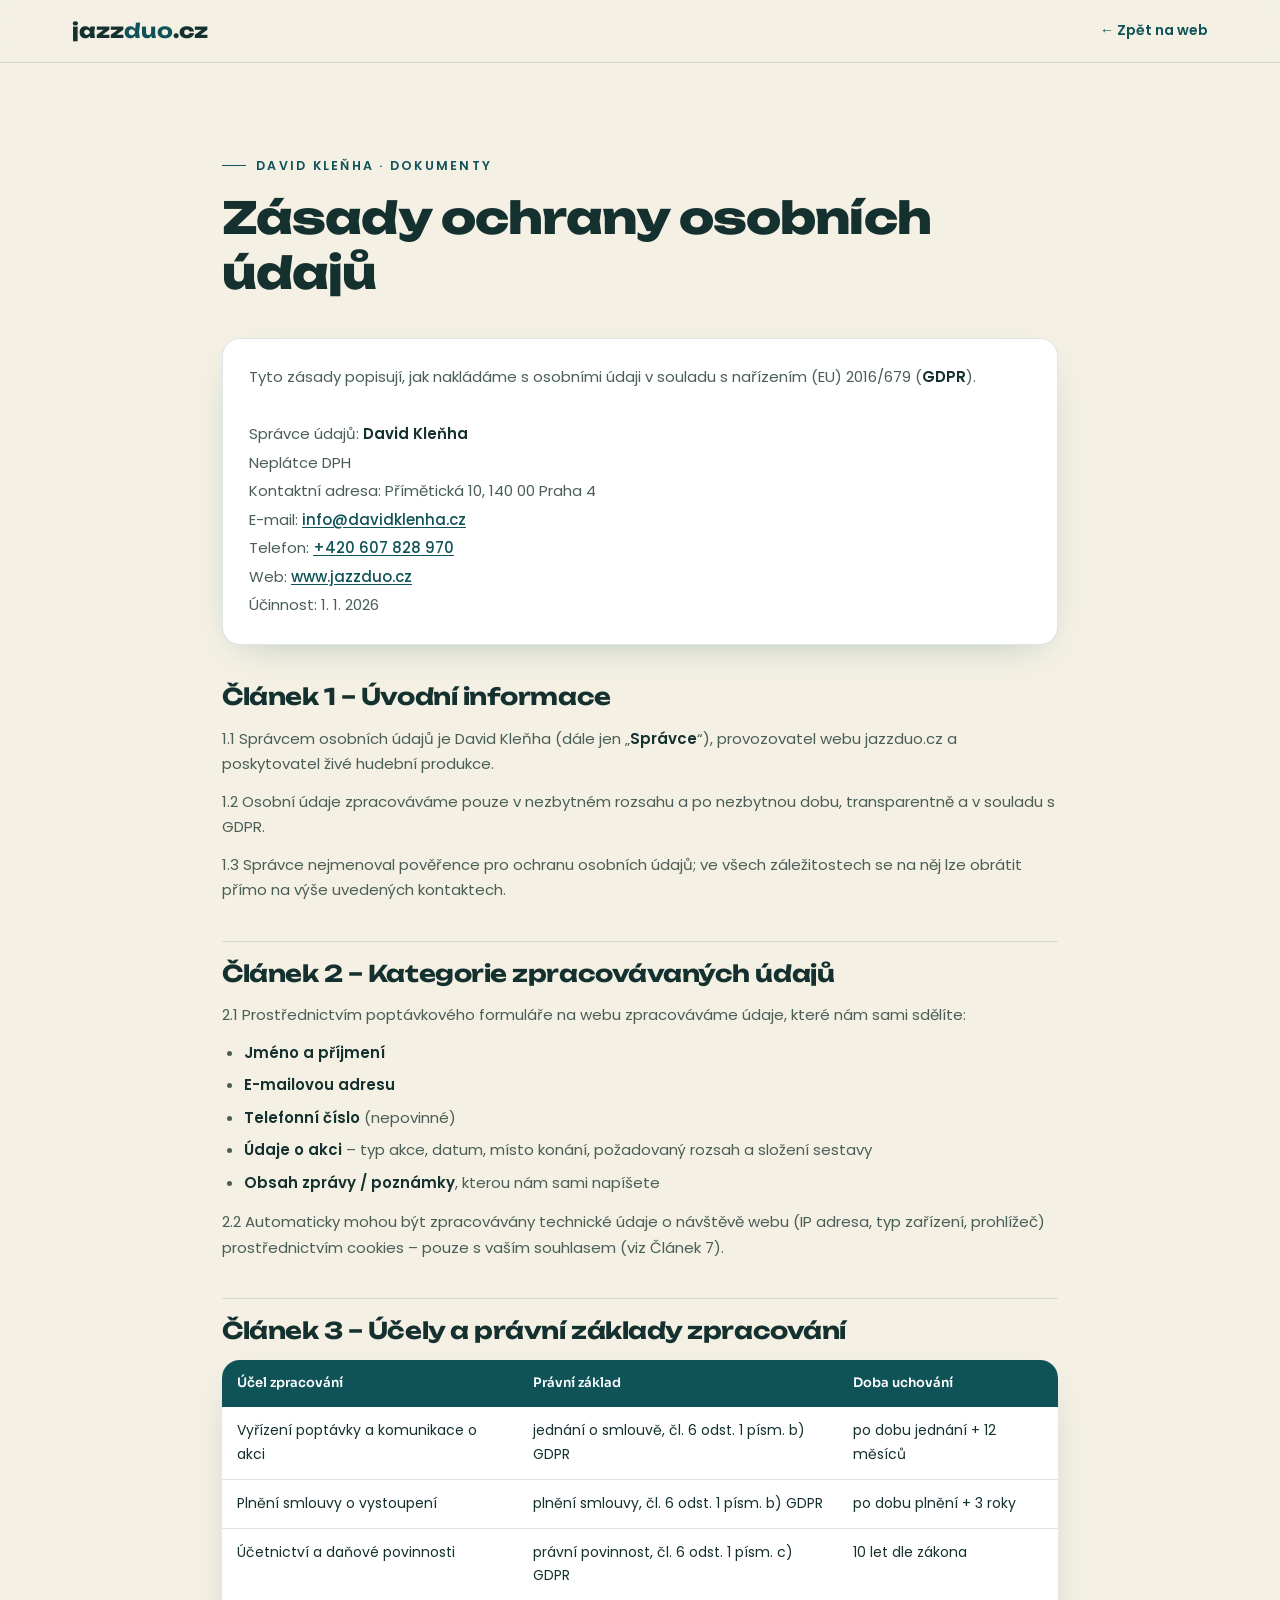
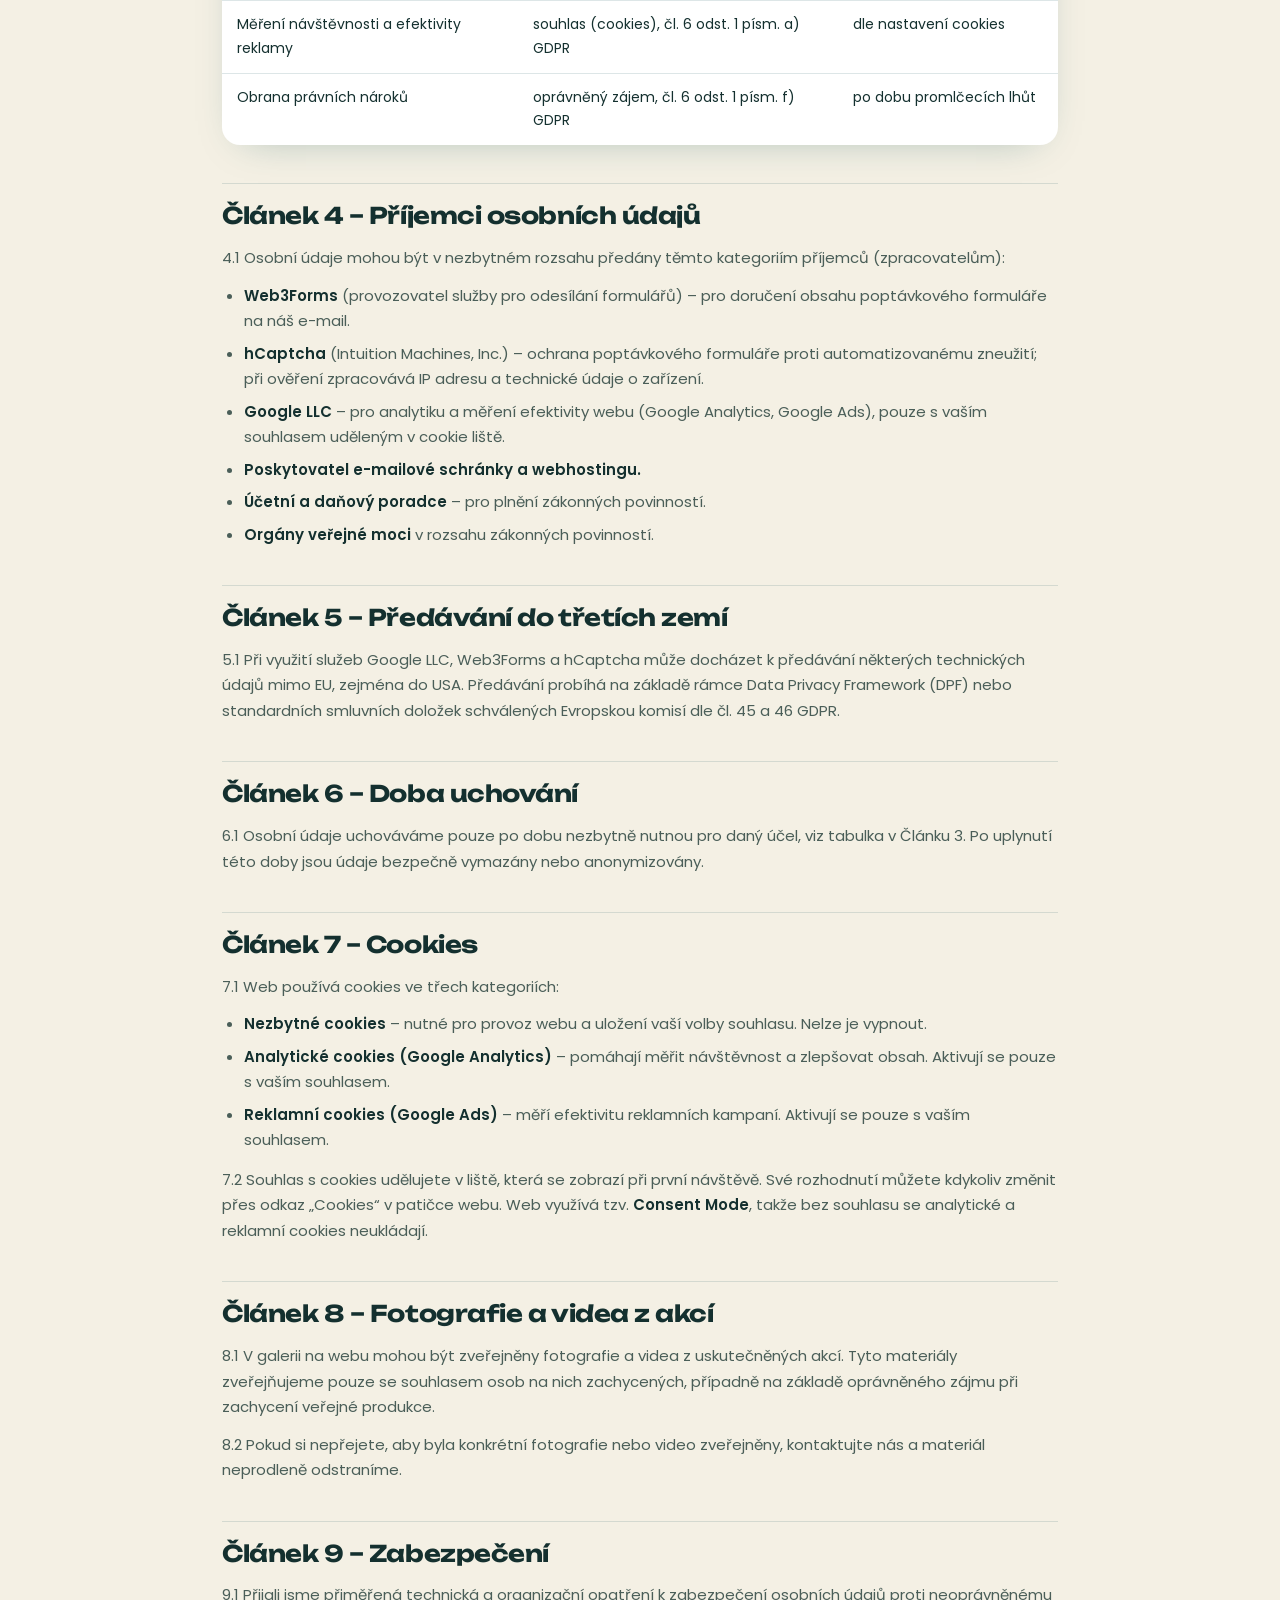
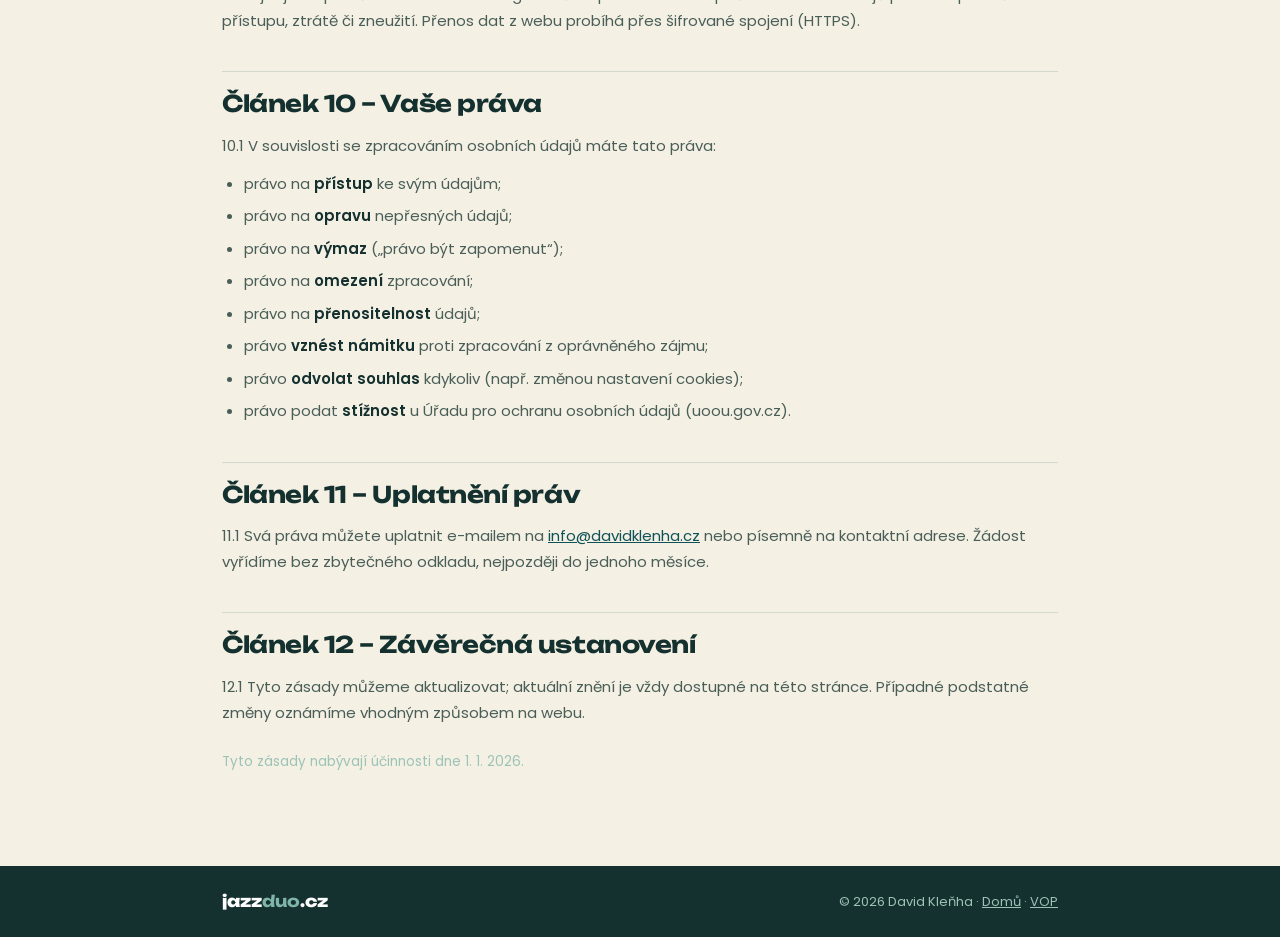
<file: gdpr.html>
<!DOCTYPE html>
<html lang="cs">
<head>
<meta charset="UTF-8">
<meta name="viewport" content="width=device-width, initial-scale=1.0">
<meta name="robots" content="noindex, follow">
<title>Zásady ochrany osobních údajů | jazzduo.cz</title>
<link rel="icon" href="/favicon/favicon.ico" sizes="any">
<link rel="icon" type="image/svg+xml" href="/favicon/favicon.svg">
<link rel="apple-touch-icon" sizes="180x180" href="/favicon/apple-touch-icon.png">
<meta name="description" content="Zásady ochrany osobních údajů (GDPR) webu jazzduo.cz – jaké údaje zpracováváme, proč, jak dlouho a jaká máte práva. David Kleňha.">
<link rel="canonical" href="https://jazzduo.cz/gdpr.html">
<link rel="alternate" hreflang="cs" href="https://jazzduo.cz/gdpr.html">
<link rel="alternate" hreflang="en" href="https://jazzduo.cz/en/gdpr.html">
<link rel="alternate" hreflang="de" href="https://jazzduo.cz/de/gdpr.html">
<link rel="alternate" hreflang="x-default" href="https://jazzduo.cz/gdpr.html">
<meta property="og:type" content="website">
<meta property="og:locale" content="cs_CZ">
<meta property="og:title" content="Zásady ochrany osobních údajů – jazzduo.cz">
<meta property="og:url" content="https://jazzduo.cz/gdpr.html">
<link id="gfonts" rel="preload" as="style" href="/fonts/fonts.css">
<noscript><link rel="stylesheet" href="/fonts/fonts.css"></noscript>
<script>(function(){
  var d=document.documentElement,l=document.getElementById('gfonts'),done=false;
  function ok(){if(done)return;done=true;d.classList.remove('fonts-loading');d.classList.add('fonts-loaded');}
  function afterCss(){
    if(!document.fonts||!document.fonts.load){ok();return;}
    Promise.all([document.fonts.load('800 1em Unbounded'),
                 document.fonts.load('700 1em Sora'),
                 document.fonts.load('400 1em Poppins')]).then(ok)['catch'](ok);
  }
  if(l){l.addEventListener('load',function(){this.rel='stylesheet';afterCss();});
        l.addEventListener('error',ok);}
  else {afterCss();}
  setTimeout(ok,1500);
})();</script>
<style>

*,*::before,*::after{margin:0;padding:0;box-sizing:border-box}
:root{
  --emerald:#0f5257;--emerald-2:#157a7f;--petrol:#14302f;
  --cream:#f4f0e4;--cream-2:#ece6d6;--mint:#7fb5a8;--mint-soft:#9dc2b6;
  --ink:#14302f;--ink-soft:#4a5e58;--white:#fff;--line:rgba(15,82,87,.14);
  --shadow:0 12px 40px -22px rgba(15,82,87,.4);--radius:18px;
  --font-hero:'Unbounded',sans-serif;--font-head:'Sora',sans-serif;--font-body:'Poppins',sans-serif;
}
html{scroll-behavior:smooth}
body{font-family:var(--font-body);background:var(--cream);color:var(--ink);line-height:1.7;-webkit-font-smoothing:antialiased;overflow-x:hidden}
h1,h2,h3{font-family:var(--font-head);font-weight:700;letter-spacing:-.02em;line-height:1.25}
a{color:inherit;text-decoration:none}
.container{max-width:880px;margin:0 auto;padding:0 22px}
.site-header{position:sticky;top:0;z-index:100;background:rgba(244,240,228,.92);backdrop-filter:blur(12px);border-bottom:1px solid var(--line)}
.nav{display:flex;align-items:center;justify-content:space-between;padding:14px 22px;max-width:1180px;margin:0 auto}
.brand{font-family:var(--font-hero);font-weight:800;font-size:20px;color:var(--petrol)}
.brand b{color:var(--emerald)}
.nav-back{font-size:14px;font-weight:600;color:var(--emerald)}
.nav-back:hover{color:var(--petrol)}
.article-hero{padding:clamp(46px,7vw,84px) 0 clamp(26px,3vw,40px)}
.article-eyebrow{font-family:var(--font-body);font-weight:600;font-size:12.5px;letter-spacing:.18em;text-transform:uppercase;color:var(--emerald);display:inline-flex;align-items:center;gap:10px;margin-bottom:14px}
.article-eyebrow::before{content:"";width:24px;height:1.5px;background:var(--emerald)}
.article-title{font-family:var(--font-hero);font-weight:800;font-size:clamp(28px,4.4vw,44px);color:var(--petrol)}
@media (max-width:600px){.article-title{overflow-wrap:break-word;-webkit-hyphens:auto;hyphens:auto}}
.legal-body{padding-bottom:80px}
.legal-intro{background:var(--white);border:1px solid var(--line);border-radius:var(--radius);padding:24px 26px;font-size:15px;line-height:1.9;margin-bottom:40px;box-shadow:var(--shadow)}
.legal-intro strong{color:var(--petrol)}
.legal-intro a{color:var(--emerald);font-weight:500;text-decoration:underline;text-underline-offset:2px}
.legal-body h2{font-family:var(--font-hero);font-weight:700;font-size:clamp(18px,2.4vw,23px);color:var(--petrol);margin:38px 0 14px;padding-top:18px;border-top:1px solid var(--line)}
.legal-body h2:first-of-type{border-top:none;padding-top:0}
.legal-body p{font-size:15px;color:var(--ink-soft);margin-bottom:12px}
.legal-body strong{color:var(--petrol);font-weight:600}
.legal-body ul{margin:0 0 14px 22px}
.legal-body li{font-size:15px;color:var(--ink-soft);margin-bottom:7px}
.gdpr-table{width:100%;border-collapse:collapse;margin:14px 0 18px;font-size:14px;background:var(--white);border-radius:var(--radius);overflow:hidden;box-shadow:var(--shadow)}
.gdpr-table th,.gdpr-table td{padding:12px 15px;text-align:left;border-bottom:1px solid var(--line);vertical-align:top}
.gdpr-table th{background:var(--emerald);color:#fff;font-family:var(--font-head);font-weight:600;font-size:13px}
.gdpr-table tr:last-child td{border-bottom:none}
/* mobil: tabulka GDPR nesmí přetékat do strany */
@media (max-width:600px){.gdpr-table{font-size:13px}.gdpr-table th,.gdpr-table td{padding:10px 8px;overflow-wrap:anywhere;-webkit-hyphens:auto;hyphens:auto}.gdpr-table th{font-size:12.5px}}
.footer{background:var(--petrol);color:var(--mint-soft);padding:22px 0}
.footer .container{display:flex;align-items:center;justify-content:space-between;gap:14px;flex-wrap:wrap;font-size:13px}
.footer .fb{font-family:var(--font-hero);font-weight:800;font-size:16px;color:#fff}
.footer .fb b{color:var(--mint)}
.footer a{color:var(--mint-soft);text-decoration:underline}.footer a:hover{color:var(--mint)}
</style>
<style id="mo-vt">@view-transition{navigation:auto}::view-transition-group(*){animation-duration:.42s;animation-timing-function:cubic-bezier(.2,.8,.2,1)}.topbar .brand,.site-header .brand{view-transition-name:mo-brand}.hero-slogans,.article-title{view-transition-name:mo-title}@media (prefers-reduced-motion:reduce){::view-transition-group(*),::view-transition-old(*),::view-transition-new(*){animation:none!important}}</style>
</head>
<body>
<header class="site-header">
  <div class="nav">
    <a href="index.html" class="brand">jazz<b>duo</b>.cz</a>
    <a href="index.html" class="nav-back">← Zpět na web</a>
  </div>
</header>

<header class="article-hero">
  <div class="container">
    <span class="article-eyebrow">David Kleňha · Dokumenty</span>
    <h1 class="article-title">Zásady ochrany osobních údajů</h1>
  </div>
</header>

<main id="obsah">
<div class="container">
  <div class="legal-body">
    <p class="legal-intro">
      Tyto zásady popisují, jak nakládáme s osobními údaji v souladu s nařízením (EU) 2016/679 (<strong>GDPR</strong>).<br><br>
      Správce údajů: <strong>David Kleňha</strong><br>
      Neplátce DPH<br>
      Kontaktní adresa: Přímětická 10, 140 00 Praha 4<br>
      E-mail: <a href="mailto:info@davidklenha.cz">info@davidklenha.cz</a><br>
      Telefon: <a href="tel:+420607828970">+420 607 828 970</a><br>
      Web: <a href="https://jazzduo.cz">www.jazzduo.cz</a><br>
      Účinnost: 1. 1. 2026
    </p>

    <h2>Článek 1 – Úvodní informace</h2>
    <p>1.1 Správcem osobních údajů je David Kleňha (dále jen „<strong>Správce</strong>“), provozovatel webu jazzduo.cz a poskytovatel živé hudební produkce.</p>
    <p>1.2 Osobní údaje zpracováváme pouze v nezbytném rozsahu a po nezbytnou dobu, transparentně a v souladu s GDPR.</p>
    <p>1.3 Správce nejmenoval pověřence pro ochranu osobních údajů; ve všech záležitostech se na něj lze obrátit přímo na výše uvedených kontaktech.</p>

    <h2>Článek 2 – Kategorie zpracovávaných údajů</h2>
    <p>2.1 Prostřednictvím poptávkového formuláře na webu zpracováváme údaje, které nám sami sdělíte:</p>
    <ul>
      <li><strong>Jméno a příjmení</strong></li>
      <li><strong>E-mailovou adresu</strong></li>
      <li><strong>Telefonní číslo</strong> (nepovinné)</li>
      <li><strong>Údaje o akci</strong> – typ akce, datum, místo konání, požadovaný rozsah a složení sestavy</li>
      <li><strong>Obsah zprávy / poznámky</strong>, kterou nám sami napíšete</li>
    </ul>
    <p>2.2 Automaticky mohou být zpracovávány technické údaje o návštěvě webu (IP adresa, typ zařízení, prohlížeč) prostřednictvím cookies – pouze s vaším souhlasem (viz Článek 7).</p>

    <h2>Článek 3 – Účely a právní základy zpracování</h2>
    <table class="gdpr-table">
      <thead><tr><th>Účel zpracování</th><th>Právní základ</th><th>Doba uchování</th></tr></thead>
      <tbody>
        <tr><td>Vyřízení poptávky a komunikace o akci</td><td>jednání o smlouvě, čl. 6 odst. 1 písm. b) GDPR</td><td>po dobu jednání + 12 měsíců</td></tr>
        <tr><td>Plnění smlouvy o vystoupení</td><td>plnění smlouvy, čl. 6 odst. 1 písm. b) GDPR</td><td>po dobu plnění + 3 roky</td></tr>
        <tr><td>Účetnictví a daňové povinnosti</td><td>právní povinnost, čl. 6 odst. 1 písm. c) GDPR</td><td>10 let dle zákona</td></tr>
        <tr><td>Měření návštěvnosti a efektivity reklamy</td><td>souhlas (cookies), čl. 6 odst. 1 písm. a) GDPR</td><td>dle nastavení cookies</td></tr>
        <tr><td>Obrana právních nároků</td><td>oprávněný zájem, čl. 6 odst. 1 písm. f) GDPR</td><td>po dobu promlčecích lhůt</td></tr>
      </tbody>
    </table>

    <h2>Článek 4 – Příjemci osobních údajů</h2>
    <p>4.1 Osobní údaje mohou být v nezbytném rozsahu předány těmto kategoriím příjemců (zpracovatelům):</p>
    <ul>
      <li><strong>Web3Forms</strong> (provozovatel služby pro odesílání formulářů) – pro doručení obsahu poptávkového formuláře na náš e-mail.</li>
<li><strong>hCaptcha</strong> (Intuition Machines, Inc.) – ochrana poptávkového formuláře proti automatizovanému zneužití; při ověření zpracovává IP adresu a technické údaje o zařízení.</li>
      <li><strong>Google LLC</strong> – pro analytiku a měření efektivity webu (Google Analytics, Google Ads), pouze s vaším souhlasem uděleným v cookie liště.</li>
      <li><strong>Poskytovatel e-mailové schránky a webhostingu.</strong></li>
      <li><strong>Účetní a daňový poradce</strong> – pro plnění zákonných povinností.</li>
      <li><strong>Orgány veřejné moci</strong> v rozsahu zákonných povinností.</li>
    </ul>

    <h2>Článek 5 – Předávání do třetích zemí</h2>
    <p>5.1 Při využití služeb Google LLC, Web3Forms a hCaptcha může docházet k předávání některých technických údajů mimo EU, zejména do USA. Předávání probíhá na základě rámce Data Privacy Framework (DPF) nebo standardních smluvních doložek schválených Evropskou komisí dle čl. 45 a 46 GDPR.</p>

    <h2>Článek 6 – Doba uchování</h2>
    <p>6.1 Osobní údaje uchováváme pouze po dobu nezbytně nutnou pro daný účel, viz tabulka v Článku 3. Po uplynutí této doby jsou údaje bezpečně vymazány nebo anonymizovány.</p>

    <h2>Článek 7 – Cookies</h2>
    <p>7.1 Web používá cookies ve třech kategoriích:</p>
    <ul>
      <li><strong>Nezbytné cookies</strong> – nutné pro provoz webu a uložení vaší volby souhlasu. Nelze je vypnout.</li>
      <li><strong>Analytické cookies (Google Analytics)</strong> – pomáhají měřit návštěvnost a zlepšovat obsah. Aktivují se pouze s vaším souhlasem.</li>
      <li><strong>Reklamní cookies (Google Ads)</strong> – měří efektivitu reklamních kampaní. Aktivují se pouze s vaším souhlasem.</li>
    </ul>
    <p>7.2 Souhlas s cookies udělujete v liště, která se zobrazí při první návštěvě. Své rozhodnutí můžete kdykoliv změnit přes odkaz „Cookies“ v patičce webu. Web využívá tzv. <strong>Consent Mode</strong>, takže bez souhlasu se analytické a reklamní cookies neukládají.</p>

    <h2>Článek 8 – Fotografie a videa z akcí</h2>
    <p>8.1 V galerii na webu mohou být zveřejněny fotografie a videa z uskutečněných akcí. Tyto materiály zveřejňujeme pouze se souhlasem osob na nich zachycených, případně na základě oprávněného zájmu při zachycení veřejné produkce.</p>
    <p>8.2 Pokud si nepřejete, aby byla konkrétní fotografie nebo video zveřejněny, kontaktujte nás a materiál neprodleně odstraníme.</p>

    <h2>Článek 9 – Zabezpečení</h2>
    <p>9.1 Přijali jsme přiměřená technická a organizační opatření k zabezpečení osobních údajů proti neoprávněnému přístupu, ztrátě či zneužití. Přenos dat z webu probíhá přes šifrované spojení (HTTPS).</p>

    <h2>Článek 10 – Vaše práva</h2>
    <p>10.1 V souvislosti se zpracováním osobních údajů máte tato práva:</p>
    <ul>
      <li>právo na <strong>přístup</strong> ke svým údajům;</li>
      <li>právo na <strong>opravu</strong> nepřesných údajů;</li>
      <li>právo na <strong>výmaz</strong> („právo být zapomenut“);</li>
      <li>právo na <strong>omezení</strong> zpracování;</li>
      <li>právo na <strong>přenositelnost</strong> údajů;</li>
      <li>právo <strong>vznést námitku</strong> proti zpracování z oprávněného zájmu;</li>
      <li>právo <strong>odvolat souhlas</strong> kdykoliv (např. změnou nastavení cookies);</li>
      <li>právo podat <strong>stížnost</strong> u Úřadu pro ochranu osobních údajů (uoou.gov.cz).</li>
    </ul>

    <h2>Článek 11 – Uplatnění práv</h2>
    <p>11.1 Svá práva můžete uplatnit e-mailem na <a href="mailto:info@davidklenha.cz" style="color:var(--emerald);text-decoration:underline">info@davidklenha.cz</a> nebo písemně na kontaktní adrese. Žádost vyřídíme bez zbytečného odkladu, nejpozději do jednoho měsíce.</p>

    <h2>Článek 12 – Závěrečná ustanovení</h2>
    <p>12.1 Tyto zásady můžeme aktualizovat; aktuální znění je vždy dostupné na této stránce. Případné podstatné změny oznámíme vhodným způsobem na webu.</p>
    <p style="margin-top:26px;font-size:13.5px;color:var(--mint-soft)">Tyto zásady nabývají účinnosti dne 1. 1. 2026.</p>
  </div>
</div>

</main>
<footer class="footer">
  <div class="container">
    <span class="fb">jazz<b>duo</b>.cz</span>
    <span>© <span id="y"></span> David Kleňha · <a href="index.html">Domů</a> · <a href="vop.html">VOP</a></span>
  </div>
</footer>
<script>document.getElementById('y').textContent=new Date().getFullYear();</script>
</body>
</html>
</file>
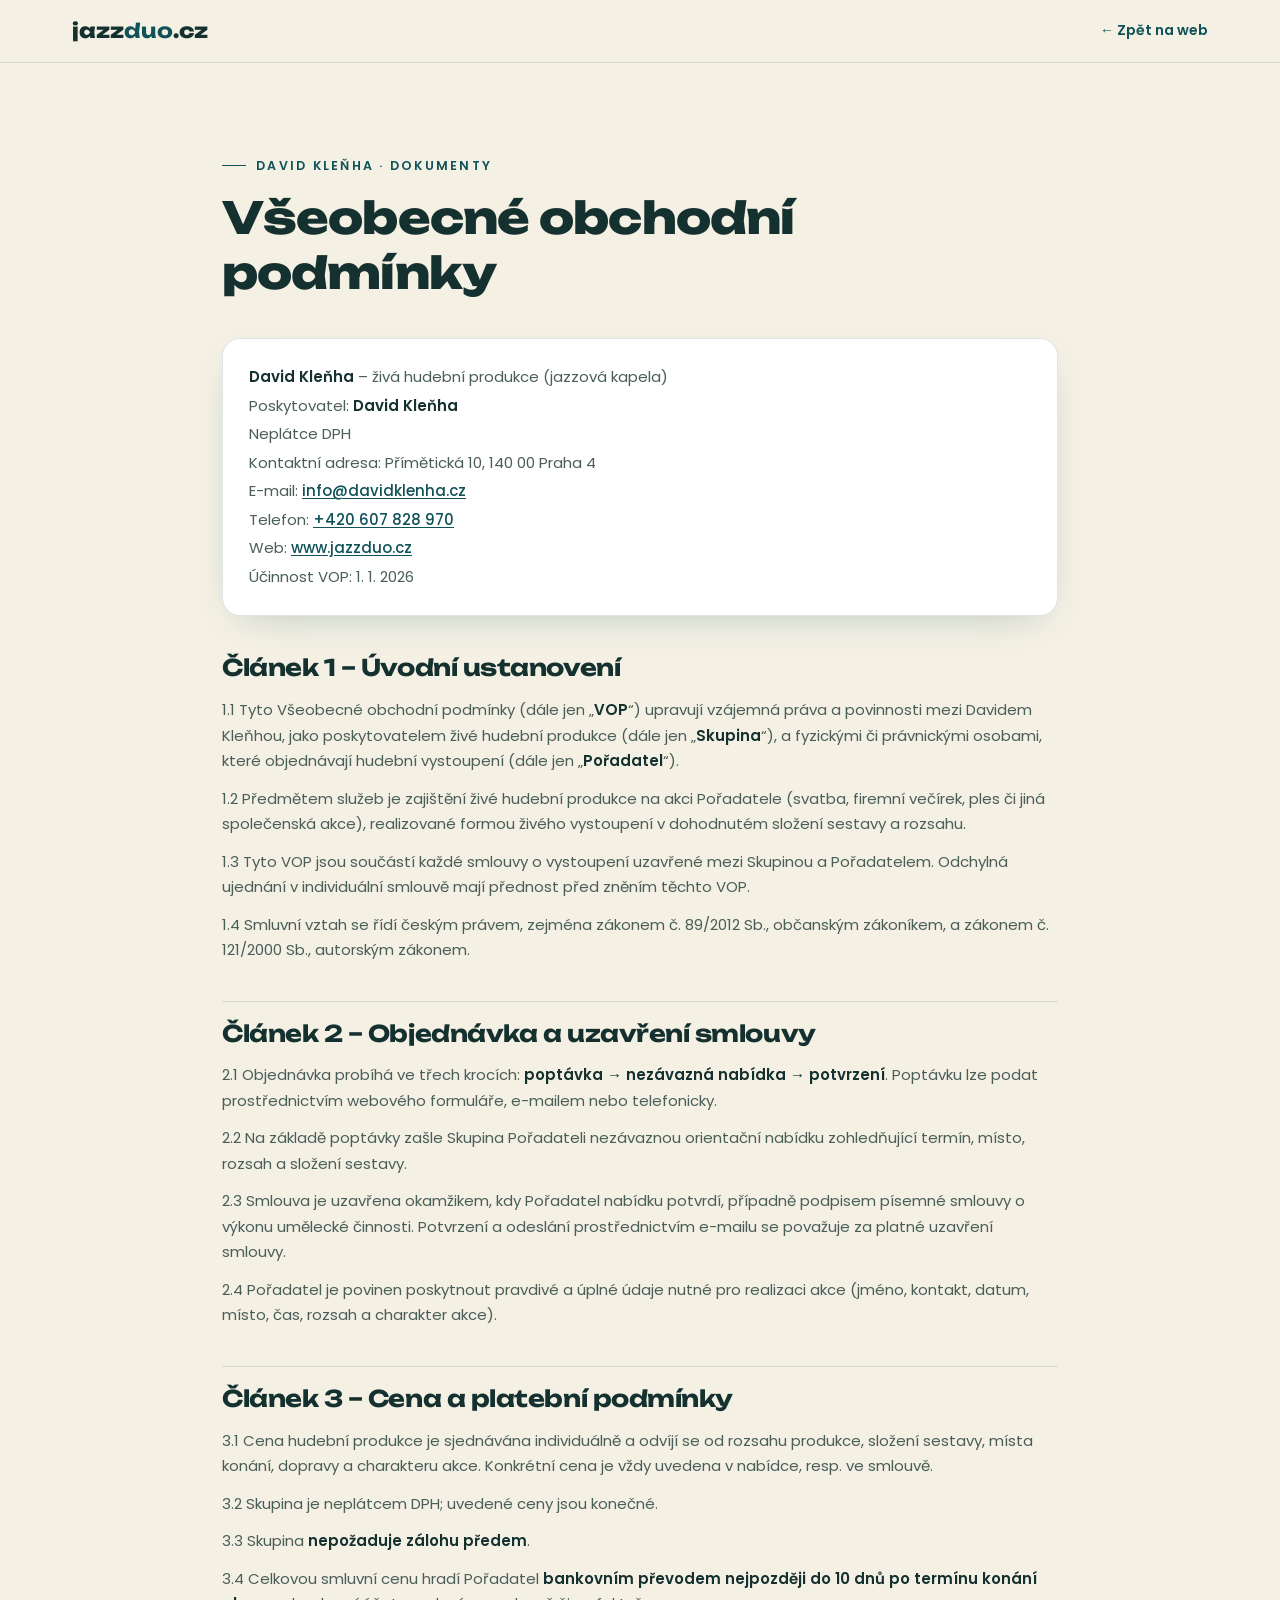
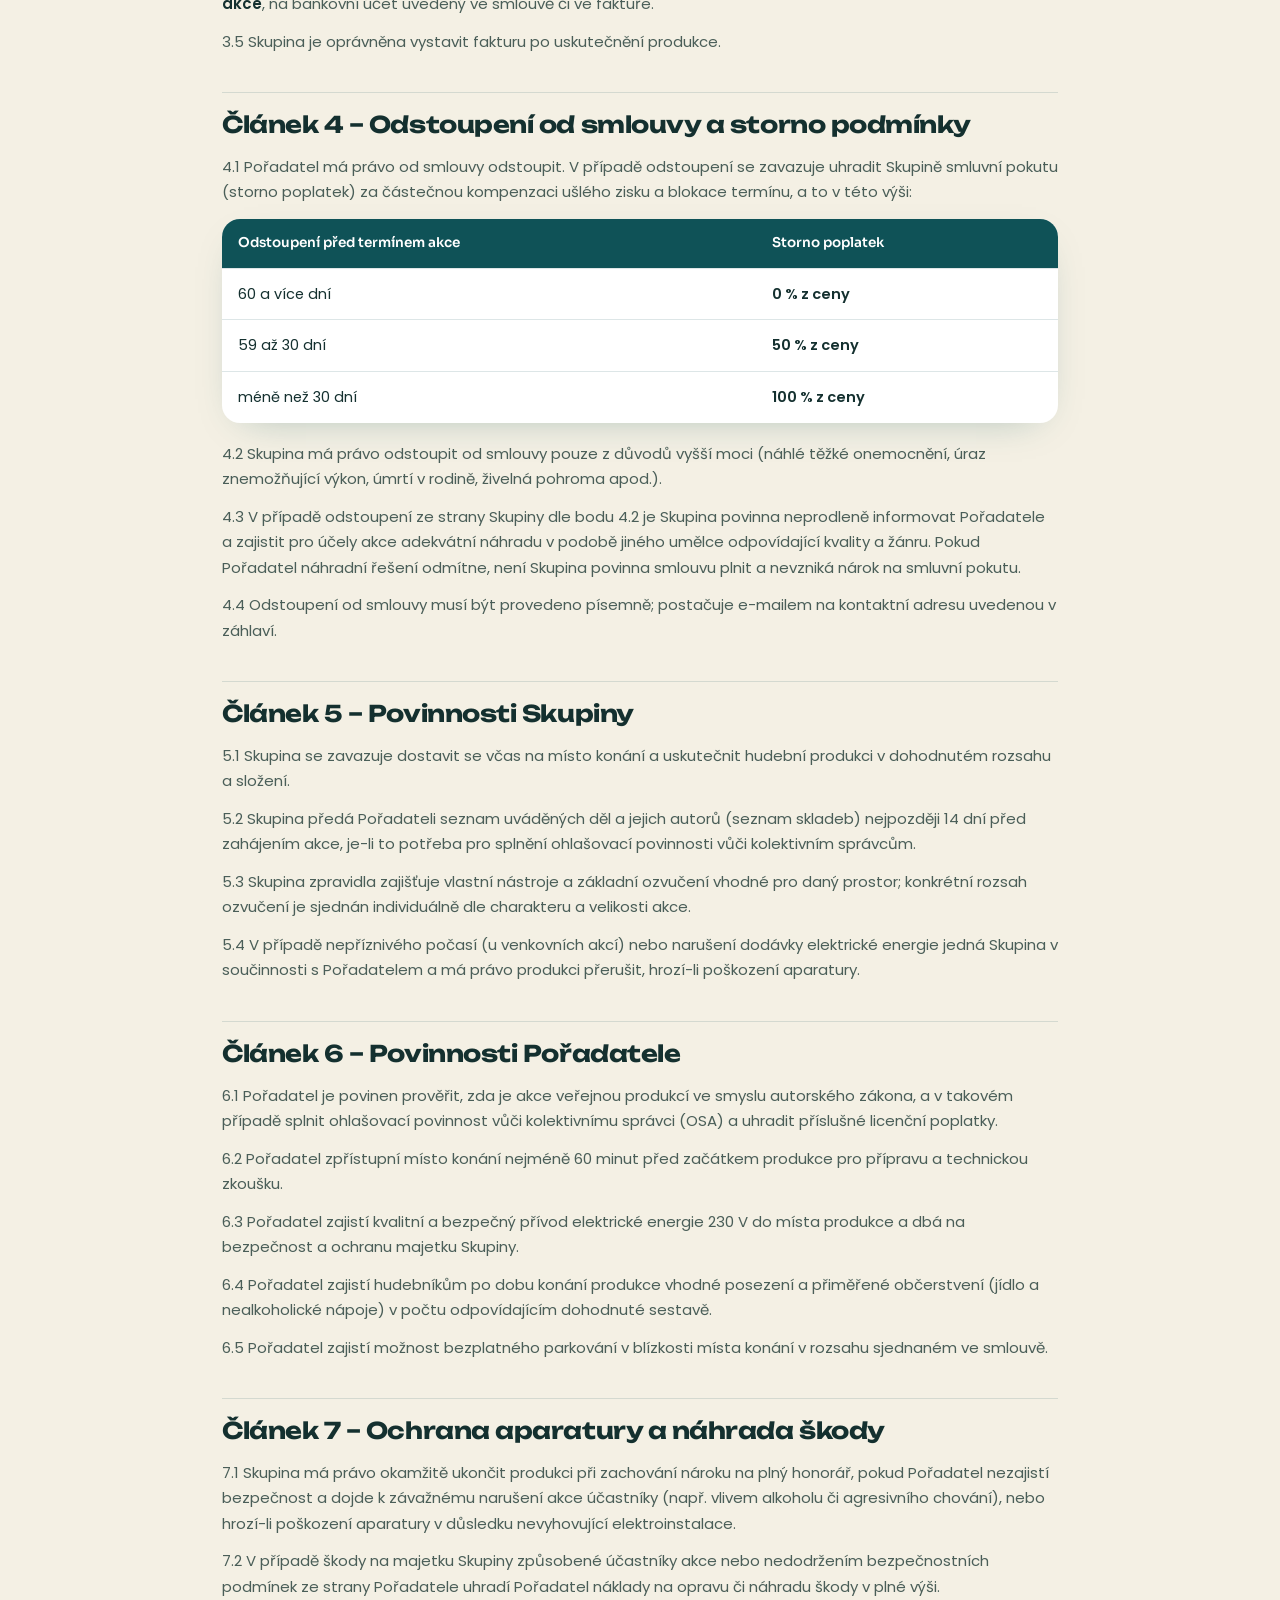
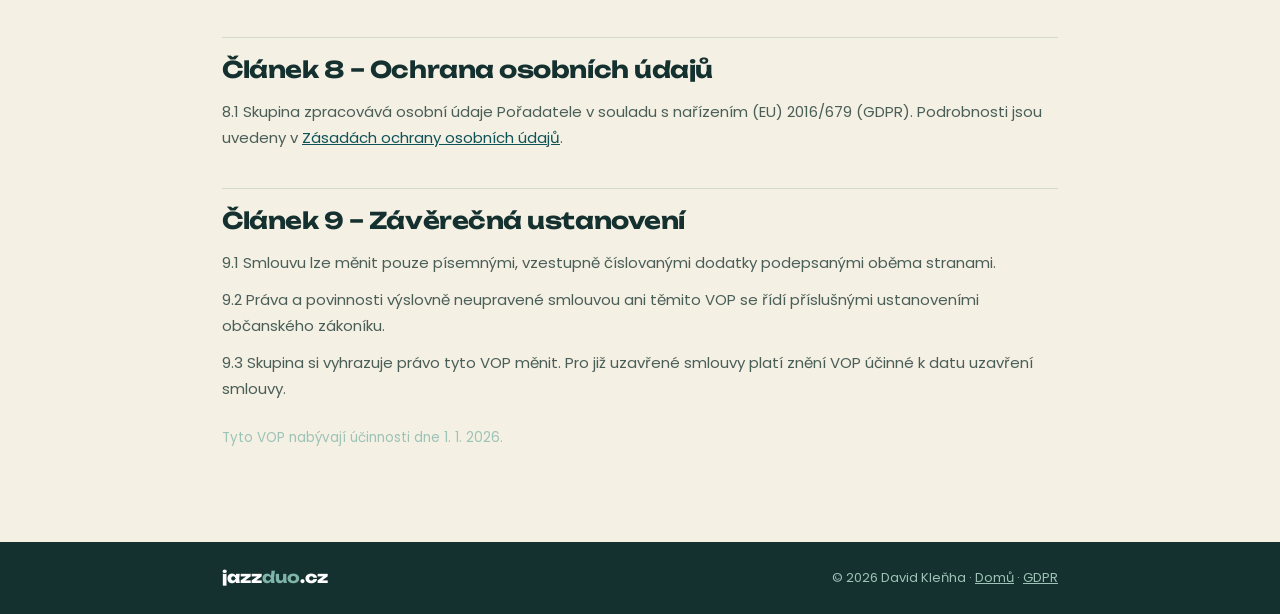
<file: vop.html>
<!DOCTYPE html>
<html lang="cs">
<head>
<meta charset="UTF-8">
<meta name="viewport" content="width=device-width, initial-scale=1.0">
<meta name="robots" content="noindex, follow">
<title>Všeobecné obchodní podmínky | jazzduo.cz</title>
<link rel="icon" href="/favicon/favicon.ico" sizes="any">
<link rel="icon" type="image/svg+xml" href="/favicon/favicon.svg">
<link rel="apple-touch-icon" sizes="180x180" href="/favicon/apple-touch-icon.png">
<meta name="description" content="Všeobecné obchodní podmínky pro objednávku živé jazzové hudby – objednávka, cena, platba, storno podmínky a povinnosti stran. David Kleňha.">
<link rel="canonical" href="https://jazzduo.cz/vop.html">
<link rel="alternate" hreflang="cs" href="https://jazzduo.cz/vop.html">
<link rel="alternate" hreflang="en" href="https://jazzduo.cz/en/vop.html">
<link rel="alternate" hreflang="de" href="https://jazzduo.cz/de/vop.html">
<link rel="alternate" hreflang="x-default" href="https://jazzduo.cz/vop.html">
<meta property="og:type" content="website">
<meta property="og:locale" content="cs_CZ">
<meta property="og:title" content="Všeobecné obchodní podmínky – jazzduo.cz">
<meta property="og:url" content="https://jazzduo.cz/vop.html">
<link id="gfonts" rel="preload" as="style" href="/fonts/fonts.css">
<noscript><link rel="stylesheet" href="/fonts/fonts.css"></noscript>
<script>(function(){
  var d=document.documentElement,l=document.getElementById('gfonts'),done=false;
  function ok(){if(done)return;done=true;d.classList.remove('fonts-loading');d.classList.add('fonts-loaded');}
  function afterCss(){
    if(!document.fonts||!document.fonts.load){ok();return;}
    Promise.all([document.fonts.load('800 1em Unbounded'),
                 document.fonts.load('700 1em Sora'),
                 document.fonts.load('400 1em Poppins')]).then(ok)['catch'](ok);
  }
  if(l){l.addEventListener('load',function(){this.rel='stylesheet';afterCss();});
        l.addEventListener('error',ok);}
  else {afterCss();}
  setTimeout(ok,1500);
})();</script>
<style>

*,*::before,*::after{margin:0;padding:0;box-sizing:border-box}
:root{
  --emerald:#0f5257;--emerald-2:#157a7f;--petrol:#14302f;
  --cream:#f4f0e4;--cream-2:#ece6d6;--mint:#7fb5a8;--mint-soft:#9dc2b6;
  --ink:#14302f;--ink-soft:#4a5e58;--white:#fff;--line:rgba(15,82,87,.14);
  --shadow:0 12px 40px -22px rgba(15,82,87,.4);--radius:18px;
  --font-hero:'Unbounded',sans-serif;--font-head:'Sora',sans-serif;--font-body:'Poppins',sans-serif;
}
html{scroll-behavior:smooth}
body{font-family:var(--font-body);background:var(--cream);color:var(--ink);line-height:1.7;-webkit-font-smoothing:antialiased;overflow-x:hidden}
h1,h2,h3{font-family:var(--font-head);font-weight:700;letter-spacing:-.02em;line-height:1.25}
a{color:inherit;text-decoration:none}
.container{max-width:880px;margin:0 auto;padding:0 22px}
.site-header{position:sticky;top:0;z-index:100;background:rgba(244,240,228,.92);backdrop-filter:blur(12px);border-bottom:1px solid var(--line)}
.nav{display:flex;align-items:center;justify-content:space-between;padding:14px 22px;max-width:1180px;margin:0 auto}
.brand{font-family:var(--font-hero);font-weight:800;font-size:20px;color:var(--petrol)}
.brand b{color:var(--emerald)}
.nav-back{font-size:14px;font-weight:600;color:var(--emerald)}
.nav-back:hover{color:var(--petrol)}
.article-hero{padding:clamp(46px,7vw,84px) 0 clamp(26px,3vw,40px)}
.article-eyebrow{font-family:var(--font-body);font-weight:600;font-size:12.5px;letter-spacing:.18em;text-transform:uppercase;color:var(--emerald);display:inline-flex;align-items:center;gap:10px;margin-bottom:14px}
.article-eyebrow::before{content:"";width:24px;height:1.5px;background:var(--emerald)}
.article-title{font-family:var(--font-hero);font-weight:800;font-size:clamp(28px,4.4vw,44px);color:var(--petrol)}
@media (max-width:600px){.article-title{overflow-wrap:break-word;-webkit-hyphens:auto;hyphens:auto}.storno-table th,.storno-table td{padding:10px 8px;overflow-wrap:anywhere;-webkit-hyphens:auto;hyphens:auto}}
.legal-body{padding-bottom:80px}
.legal-intro{background:var(--white);border:1px solid var(--line);border-radius:var(--radius);padding:24px 26px;font-size:15px;line-height:1.9;margin-bottom:40px;box-shadow:var(--shadow)}
.legal-intro strong{color:var(--petrol)}
.legal-intro a{color:var(--emerald);font-weight:500;text-decoration:underline;text-underline-offset:2px}
.legal-body h2{font-family:var(--font-hero);font-weight:700;font-size:clamp(18px,2.4vw,23px);color:var(--petrol);margin:38px 0 14px;padding-top:18px;border-top:1px solid var(--line)}
.legal-body h2:first-of-type{border-top:none;padding-top:0}
.legal-body p{font-size:15px;color:var(--ink-soft);margin-bottom:12px}
.legal-body strong{color:var(--petrol);font-weight:600}
.legal-body ul{margin:0 0 14px 22px}
.legal-body li{font-size:15px;color:var(--ink-soft);margin-bottom:7px}
.storno-table{width:100%;border-collapse:collapse;margin:14px 0 18px;font-size:14.5px;background:var(--white);border-radius:var(--radius);overflow:hidden;box-shadow:var(--shadow)}
.storno-table th,.storno-table td{padding:13px 16px;text-align:left;border-bottom:1px solid var(--line)}
.storno-table th{background:var(--emerald);color:#fff;font-family:var(--font-head);font-weight:600;font-size:13.5px}
.storno-table tr:last-child td{border-bottom:none}
.storno-table td:last-child{font-weight:600;color:var(--petrol)}
.footer{background:var(--petrol);color:var(--mint-soft);padding:22px 0}
.footer .container{display:flex;align-items:center;justify-content:space-between;gap:14px;flex-wrap:wrap;font-size:13px}
.footer .fb{font-family:var(--font-hero);font-weight:800;font-size:16px;color:#fff}
.footer .fb b{color:var(--mint)}
.footer a{color:var(--mint-soft);text-decoration:underline}.footer a:hover{color:var(--mint)}
</style>
<style id="mo-vt">@view-transition{navigation:auto}::view-transition-group(*){animation-duration:.42s;animation-timing-function:cubic-bezier(.2,.8,.2,1)}.topbar .brand,.site-header .brand{view-transition-name:mo-brand}.hero-slogans,.article-title{view-transition-name:mo-title}@media (prefers-reduced-motion:reduce){::view-transition-group(*),::view-transition-old(*),::view-transition-new(*){animation:none!important}}</style>
</head>
<body>
<header class="site-header">
  <div class="nav">
    <a href="index.html" class="brand">jazz<b>duo</b>.cz</a>
    <a href="index.html" class="nav-back">← Zpět na web</a>
  </div>
</header>

<header class="article-hero">
  <div class="container">
    <span class="article-eyebrow">David Kleňha · Dokumenty</span>
    <h1 class="article-title">Všeobecné obchodní podmínky</h1>
  </div>
</header>

<main id="obsah">
<div class="container">
  <div class="legal-body">
    <p class="legal-intro">
      <strong>David Kleňha</strong> – živá hudební produkce (jazzová kapela)<br>
      Poskytovatel: <strong>David Kleňha</strong><br>
      Neplátce DPH<br>
      Kontaktní adresa: Přímětická 10, 140 00 Praha 4<br>
      E-mail: <a href="mailto:info@davidklenha.cz">info@davidklenha.cz</a><br>
      Telefon: <a href="tel:+420607828970">+420 607 828 970</a><br>
      Web: <a href="https://jazzduo.cz">www.jazzduo.cz</a><br>
      Účinnost VOP: 1. 1. 2026
    </p>

    <h2>Článek 1 – Úvodní ustanovení</h2>
    <p>1.1 Tyto Všeobecné obchodní podmínky (dále jen „<strong>VOP</strong>“) upravují vzájemná práva a povinnosti mezi Davidem Kleňhou, jako poskytovatelem živé hudební produkce (dále jen „<strong>Skupina</strong>“), a fyzickými či právnickými osobami, které objednávají hudební vystoupení (dále jen „<strong>Pořadatel</strong>“).</p>
    <p>1.2 Předmětem služeb je zajištění živé hudební produkce na akci Pořadatele (svatba, firemní večírek, ples či jiná společenská akce), realizované formou živého vystoupení v dohodnutém složení sestavy a rozsahu.</p>
    <p>1.3 Tyto VOP jsou součástí každé smlouvy o vystoupení uzavřené mezi Skupinou a Pořadatelem. Odchylná ujednání v individuální smlouvě mají přednost před zněním těchto VOP.</p>
    <p>1.4 Smluvní vztah se řídí českým právem, zejména zákonem č. 89/2012 Sb., občanským zákoníkem, a zákonem č. 121/2000 Sb., autorským zákonem.</p>

    <h2>Článek 2 – Objednávka a uzavření smlouvy</h2>
    <p>2.1 Objednávka probíhá ve třech krocích: <strong>poptávka → nezávazná nabídka → potvrzení</strong>. Poptávku lze podat prostřednictvím webového formuláře, e-mailem nebo telefonicky.</p>
    <p>2.2 Na základě poptávky zašle Skupina Pořadateli nezávaznou orientační nabídku zohledňující termín, místo, rozsah a složení sestavy.</p>
    <p>2.3 Smlouva je uzavřena okamžikem, kdy Pořadatel nabídku potvrdí, případně podpisem písemné smlouvy o výkonu umělecké činnosti. Potvrzení a odeslání prostřednictvím e-mailu se považuje za platné uzavření smlouvy.</p>
    <p>2.4 Pořadatel je povinen poskytnout pravdivé a úplné údaje nutné pro realizaci akce (jméno, kontakt, datum, místo, čas, rozsah a charakter akce).</p>

    <h2>Článek 3 – Cena a platební podmínky</h2>
    <p>3.1 Cena hudební produkce je sjednávána individuálně a odvíjí se od rozsahu produkce, složení sestavy, místa konání, dopravy a charakteru akce. Konkrétní cena je vždy uvedena v nabídce, resp. ve smlouvě.</p>
    <p>3.2 Skupina je neplátcem DPH; uvedené ceny jsou konečné.</p>
    <p>3.3 Skupina <strong>nepožaduje zálohu předem</strong>.</p>
    <p>3.4 Celkovou smluvní cenu hradí Pořadatel <strong>bankovním převodem nejpozději do 10 dnů po termínu konání akce</strong>, na bankovní účet uvedený ve smlouvě či ve faktuře.</p>
    <p>3.5 Skupina je oprávněna vystavit fakturu po uskutečnění produkce.</p>

    <h2>Článek 4 – Odstoupení od smlouvy a storno podmínky</h2>
    <p>4.1 Pořadatel má právo od smlouvy odstoupit. V případě odstoupení se zavazuje uhradit Skupině smluvní pokutu (storno poplatek) za částečnou kompenzaci ušlého zisku a blokace termínu, a to v této výši:</p>
    <table class="storno-table">
      <thead><tr><th>Odstoupení před termínem akce</th><th>Storno poplatek</th></tr></thead>
      <tbody>
        <tr><td>60 a více dní</td><td>0 % z ceny</td></tr>
        <tr><td>59 až 30 dní</td><td>50 % z ceny</td></tr>
        <tr><td>méně než 30 dní</td><td>100 % z ceny</td></tr>
      </tbody>
    </table>
    <p>4.2 Skupina má právo odstoupit od smlouvy pouze z důvodů vyšší moci (náhlé těžké onemocnění, úraz znemožňující výkon, úmrtí v rodině, živelná pohroma apod.).</p>
    <p>4.3 V případě odstoupení ze strany Skupiny dle bodu 4.2 je Skupina povinna neprodleně informovat Pořadatele a zajistit pro účely akce adekvátní náhradu v podobě jiného umělce odpovídající kvality a žánru. Pokud Pořadatel náhradní řešení odmítne, není Skupina povinna smlouvu plnit a nevzniká nárok na smluvní pokutu.</p>
    <p>4.4 Odstoupení od smlouvy musí být provedeno písemně; postačuje e-mailem na kontaktní adresu uvedenou v záhlaví.</p>

    <h2>Článek 5 – Povinnosti Skupiny</h2>
    <p>5.1 Skupina se zavazuje dostavit se včas na místo konání a uskutečnit hudební produkci v dohodnutém rozsahu a složení.</p>
    <p>5.2 Skupina předá Pořadateli seznam uváděných děl a jejich autorů (seznam skladeb) nejpozději 14 dní před zahájením akce, je-li to potřeba pro splnění ohlašovací povinnosti vůči kolektivním správcům.</p>
    <p>5.3 Skupina zpravidla zajišťuje vlastní nástroje a základní ozvučení vhodné pro daný prostor; konkrétní rozsah ozvučení je sjednán individuálně dle charakteru a velikosti akce.</p>
    <p>5.4 V případě nepříznivého počasí (u venkovních akcí) nebo narušení dodávky elektrické energie jedná Skupina v součinnosti s Pořadatelem a má právo produkci přerušit, hrozí-li poškození aparatury.</p>

    <h2>Článek 6 – Povinnosti Pořadatele</h2>
    <p>6.1 Pořadatel je povinen prověřit, zda je akce veřejnou produkcí ve smyslu autorského zákona, a v takovém případě splnit ohlašovací povinnost vůči kolektivnímu správci (OSA) a uhradit příslušné licenční poplatky.</p>
    <p>6.2 Pořadatel zpřístupní místo konání nejméně 60 minut před začátkem produkce pro přípravu a technickou zkoušku.</p>
    <p>6.3 Pořadatel zajistí kvalitní a bezpečný přívod elektrické energie 230 V do místa produkce a dbá na bezpečnost a ochranu majetku Skupiny.</p>
    <p>6.4 Pořadatel zajistí hudebníkům po dobu konání produkce vhodné posezení a přiměřené občerstvení (jídlo a nealkoholické nápoje) v počtu odpovídajícím dohodnuté sestavě.</p>
    <p>6.5 Pořadatel zajistí možnost bezplatného parkování v blízkosti místa konání v rozsahu sjednaném ve smlouvě.</p>

    <h2>Článek 7 – Ochrana aparatury a náhrada škody</h2>
    <p>7.1 Skupina má právo okamžitě ukončit produkci při zachování nároku na plný honorář, pokud Pořadatel nezajistí bezpečnost a dojde k závažnému narušení akce účastníky (např. vlivem alkoholu či agresivního chování), nebo hrozí-li poškození aparatury v důsledku nevyhovující elektroinstalace.</p>
    <p>7.2 V případě škody na majetku Skupiny způsobené účastníky akce nebo nedodržením bezpečnostních podmínek ze strany Pořadatele uhradí Pořadatel náklady na opravu či náhradu škody v plné výši.</p>

    <h2>Článek 8 – Ochrana osobních údajů</h2>
    <p>8.1 Skupina zpracovává osobní údaje Pořadatele v souladu s nařízením (EU) 2016/679 (GDPR). Podrobnosti jsou uvedeny v <a href="gdpr.html" style="color:var(--emerald);text-decoration:underline">Zásadách ochrany osobních údajů</a>.</p>

    <h2>Článek 9 – Závěrečná ustanovení</h2>
    <p>9.1 Smlouvu lze měnit pouze písemnými, vzestupně číslovanými dodatky podepsanými oběma stranami.</p>
    <p>9.2 Práva a povinnosti výslovně neupravené smlouvou ani těmito VOP se řídí příslušnými ustanoveními občanského zákoníku.</p>
    <p>9.3 Skupina si vyhrazuje právo tyto VOP měnit. Pro již uzavřené smlouvy platí znění VOP účinné k datu uzavření smlouvy.</p>
    <p style="margin-top:26px;font-size:13.5px;color:var(--mint-soft)">Tyto VOP nabývají účinnosti dne 1. 1. 2026.</p>
  </div>
</div>

</main>
<footer class="footer">
  <div class="container">
    <span class="fb">jazz<b>duo</b>.cz</span>
    <span>© <span id="y"></span> David Kleňha · <a href="index.html">Domů</a> · <a href="gdpr.html">GDPR</a></span>
  </div>
</footer>
<script>document.getElementById('y').textContent=new Date().getFullYear();</script>
</body>
</html>
</file>
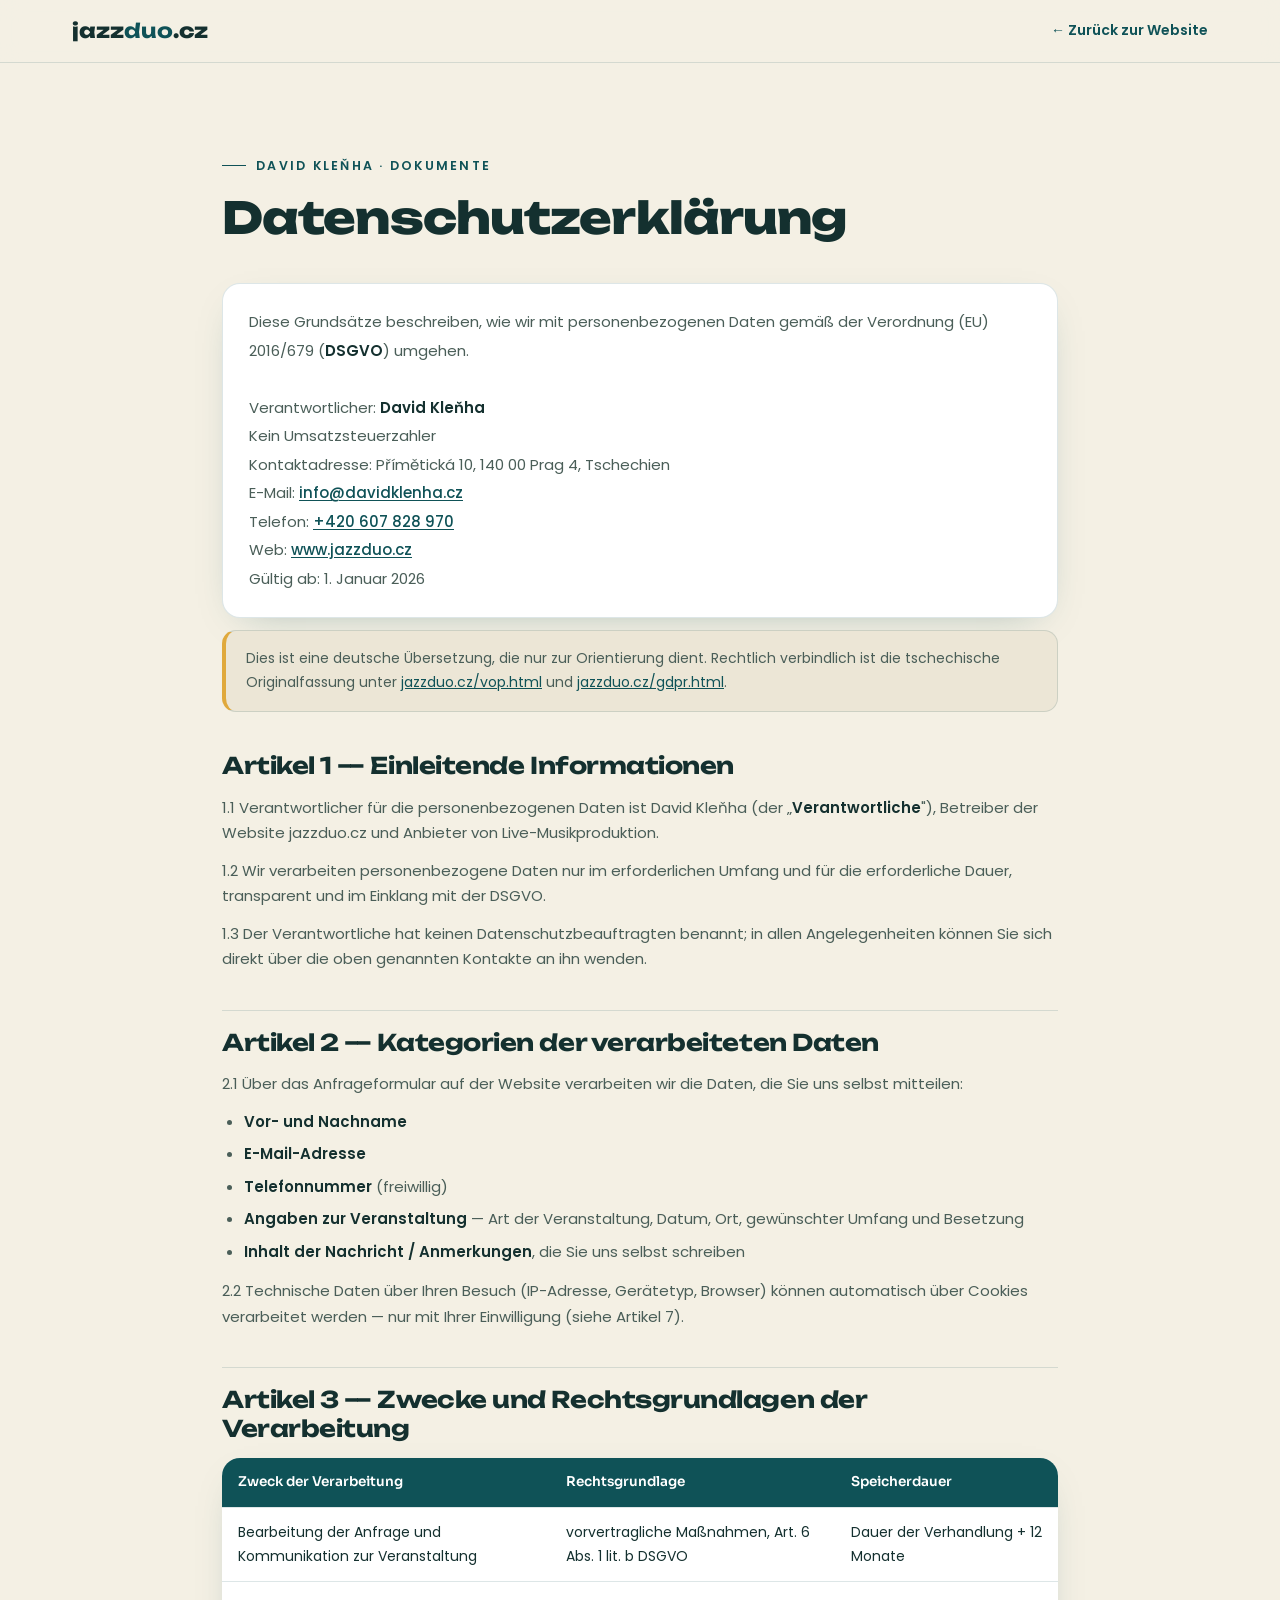
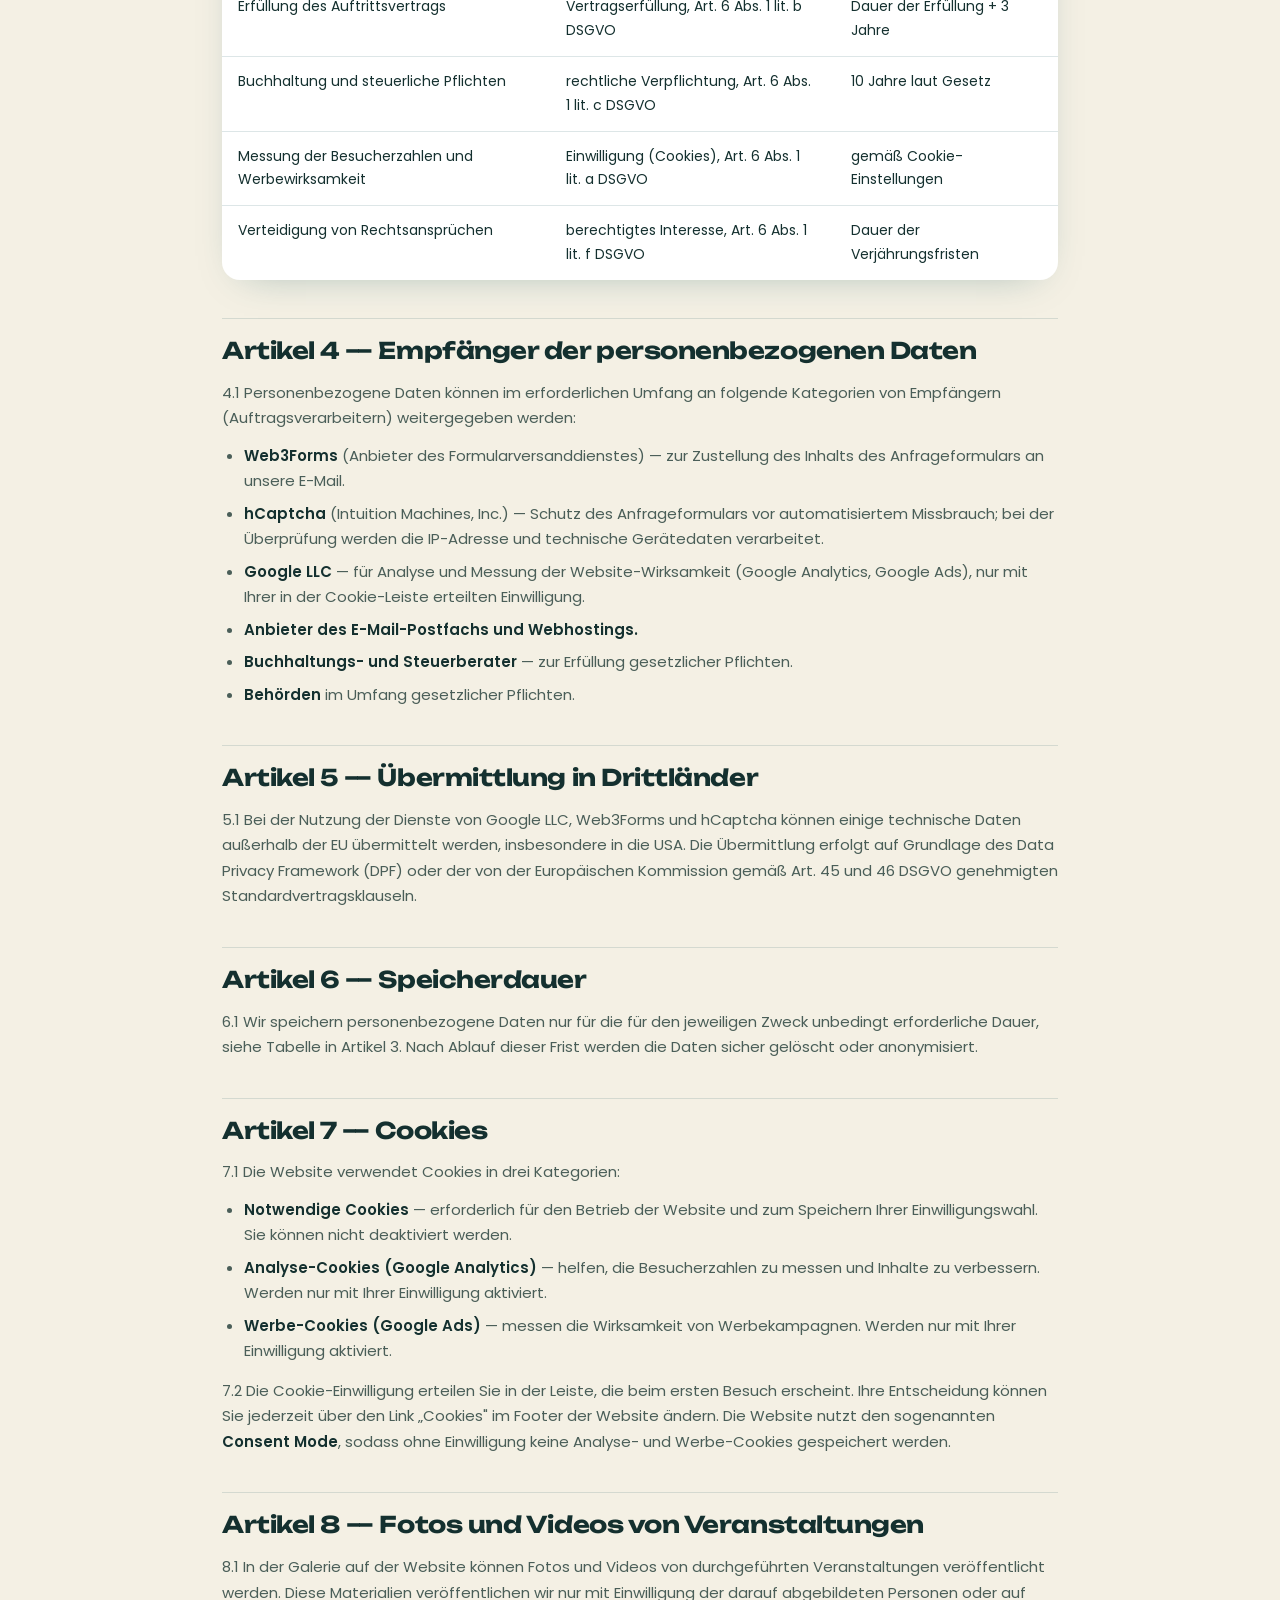
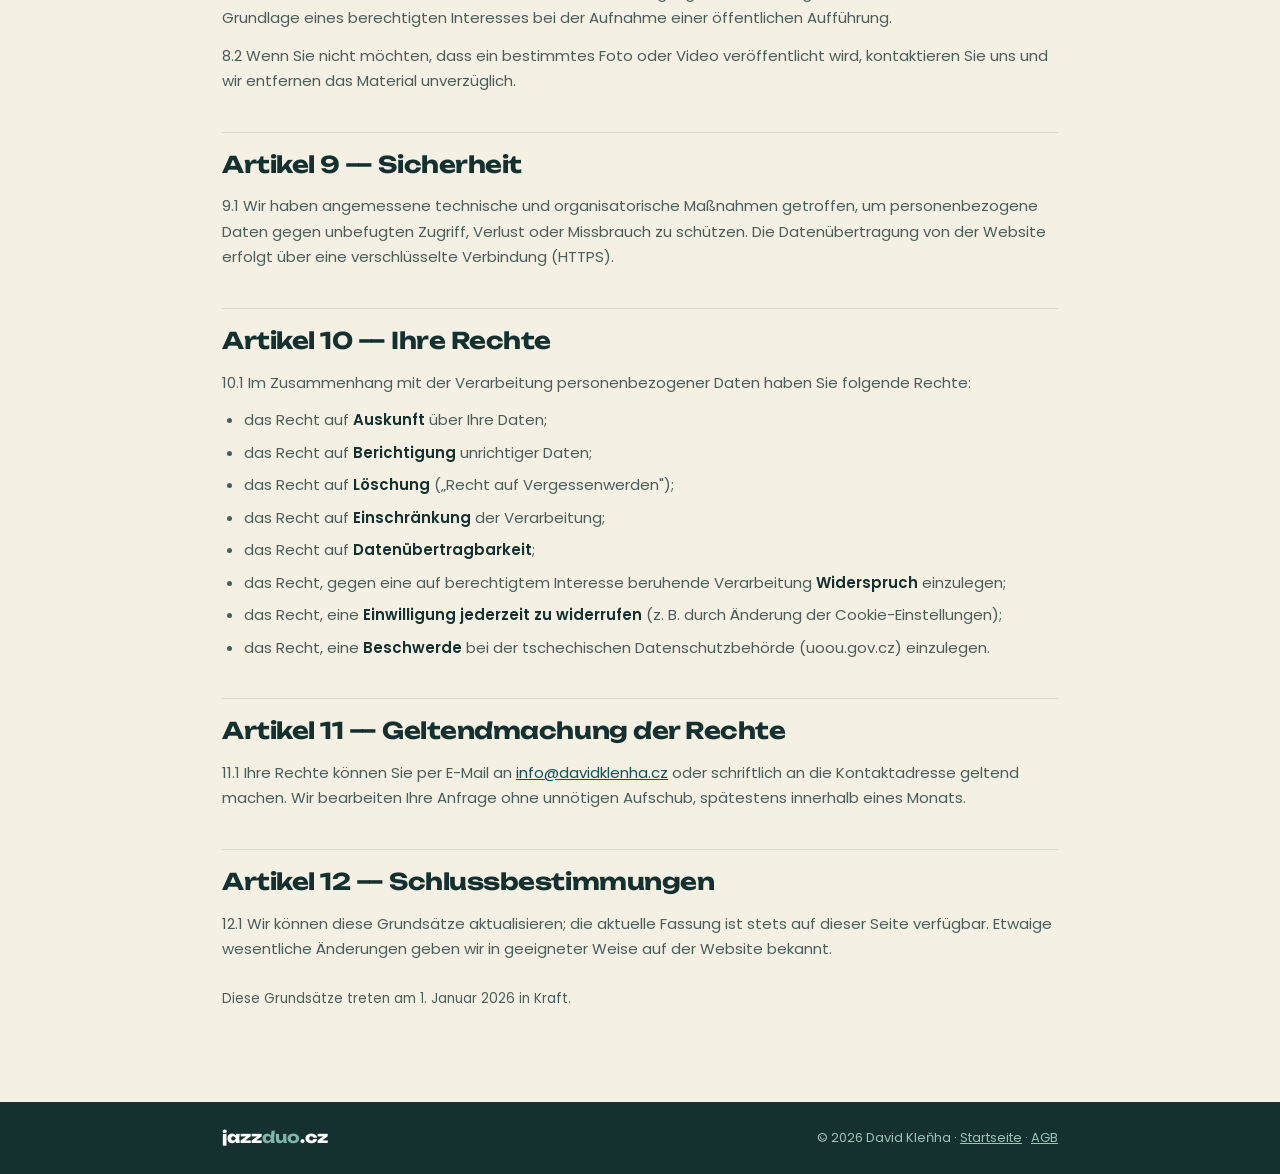
<file: de/gdpr.html>
<!DOCTYPE html>
<html lang="de">
<head>
<meta charset="UTF-8">
<meta name="viewport" content="width=device-width, initial-scale=1.0">
<meta name="robots" content="noindex, follow">
<title>Datenschutzerklärung | jazzduo.cz</title>
<meta name="description" content="Datenschutzerklärung (DSGVO) der Website jazzduo.cz — welche Daten wir verarbeiten, warum, wie lange und welche Rechte Sie haben. David Kleňha.">
<link rel="canonical" href="https://jazzduo.cz/de/gdpr.html">
<link rel="alternate" hreflang="cs" href="https://jazzduo.cz/gdpr.html">
<link rel="alternate" hreflang="en" href="https://jazzduo.cz/en/gdpr.html">
<link rel="alternate" hreflang="de" href="https://jazzduo.cz/de/gdpr.html">
<link rel="alternate" hreflang="x-default" href="https://jazzduo.cz/gdpr.html">
<meta property="og:type" content="website">
<meta property="og:locale" content="de_DE">
<meta property="og:title" content="Datenschutzerklärung | jazzduo.cz">
<meta property="og:url" content="https://jazzduo.cz/de/gdpr.html">
<link rel="icon" href="/favicon/favicon.ico" sizes="any">
<link rel="icon" type="image/svg+xml" href="/favicon/favicon.svg">
<meta name="theme-color" content="#0f5257">
<link id="gfonts" rel="preload" as="style" href="/fonts/fonts.css">
<noscript><link rel="stylesheet" href="/fonts/fonts.css"></noscript>
<script>(function(){
  var d=document.documentElement,l=document.getElementById('gfonts'),done=false;
  function ok(){if(done)return;done=true;d.classList.remove('fonts-loading');d.classList.add('fonts-loaded');}
  function afterCss(){
    if(!document.fonts||!document.fonts.load){ok();return;}
    Promise.all([document.fonts.load('800 1em Unbounded'),
                 document.fonts.load('700 1em Sora'),
                 document.fonts.load('400 1em Poppins')]).then(ok)['catch'](ok);
  }
  if(l){l.addEventListener('load',function(){this.rel='stylesheet';afterCss();});
        l.addEventListener('error',ok);}
  else {afterCss();}
  setTimeout(ok,1500);
})();</script>
<style>

*,*::before,*::after{margin:0;padding:0;box-sizing:border-box}
:root{
  --emerald:#0f5257;--emerald-2:#157a7f;--petrol:#14302f;
  --cream:#f4f0e4;--cream-2:#ece6d6;--mint:#7fb5a8;--mint-soft:#9dc2b6;
  --ink:#14302f;--ink-soft:#4a5e58;--white:#fff;--line:rgba(15,82,87,.14);
  --shadow:0 12px 40px -22px rgba(15,82,87,.4);--radius:18px;--gold:#e0a93c;
  --font-hero:'Unbounded',sans-serif;--font-head:'Sora',sans-serif;--font-body:'Poppins',sans-serif;
}
html{scroll-behavior:smooth}
body{font-family:var(--font-body);background:var(--cream);color:var(--ink);line-height:1.7;-webkit-font-smoothing:antialiased;overflow-x:hidden}
h1,h2,h3{font-family:var(--font-head);font-weight:700;letter-spacing:-.02em;line-height:1.25}
a{color:inherit;text-decoration:none}
.container{max-width:880px;margin:0 auto;padding:0 22px}
.site-header{position:sticky;top:0;z-index:100;background:rgba(244,240,228,.92);backdrop-filter:blur(12px);border-bottom:1px solid var(--line)}
.nav{display:flex;align-items:center;justify-content:space-between;padding:14px 22px;max-width:1180px;margin:0 auto}
.brand{font-family:var(--font-hero);font-weight:800;font-size:20px;color:var(--petrol)}
.brand b{color:var(--emerald)}
.nav-back{font-size:14px;font-weight:600;color:var(--emerald)}
.nav-back:hover{color:var(--petrol)}
.article-hero{padding:clamp(46px,7vw,84px) 0 clamp(26px,3vw,40px)}
.article-eyebrow{font-family:var(--font-body);font-weight:600;font-size:12.5px;letter-spacing:.18em;text-transform:uppercase;color:var(--emerald);display:inline-flex;align-items:center;gap:10px;margin-bottom:14px}
.article-eyebrow::before{content:"";width:24px;height:1.5px;background:var(--emerald)}
.article-title{font-family:var(--font-hero);font-weight:800;font-size:clamp(28px,4.4vw,44px);color:var(--petrol)}
@media (max-width:600px){.article-title{overflow-wrap:break-word;-webkit-hyphens:auto;hyphens:auto}}
.legal-body{padding-bottom:80px}
.legal-intro{background:var(--white);border:1px solid var(--line);border-radius:var(--radius);padding:24px 26px;font-size:15px;line-height:1.9;margin-bottom:30px;box-shadow:var(--shadow)}
.legal-intro strong{color:var(--petrol)}
.legal-intro a{color:var(--emerald);font-weight:500;text-decoration:underline;text-underline-offset:2px}
.legal-note{background:var(--cream-2);border:1px solid var(--line);border-left:4px solid var(--gold);border-radius:14px;padding:16px 20px;font-size:14px;color:var(--ink-soft);margin-bottom:40px}
.legal-note a{color:var(--emerald);text-decoration:underline}
.legal-body h2{font-family:var(--font-hero);font-weight:700;font-size:clamp(18px,2.4vw,23px);color:var(--petrol);margin:38px 0 14px;padding-top:18px;border-top:1px solid var(--line)}
.legal-body h2:first-of-type{border-top:none;padding-top:0}
.legal-body p{font-size:15px;color:var(--ink-soft);margin-bottom:12px}
.legal-body strong{color:var(--petrol);font-weight:600}
.legal-body ul{margin:0 0 14px 22px}
.legal-body li{font-size:15px;color:var(--ink-soft);margin-bottom:7px}
.storno-table,.gdpr-table{width:100%;border-collapse:collapse;margin:14px 0 18px;font-size:14.5px;background:var(--white);border-radius:var(--radius);overflow:hidden;box-shadow:var(--shadow)}
.gdpr-table{font-size:14px}
.storno-table th,.storno-table td,.gdpr-table th,.gdpr-table td{padding:13px 16px;text-align:left;border-bottom:1px solid var(--line);vertical-align:top}
.storno-table th,.gdpr-table th{background:var(--emerald);color:#fff;font-family:var(--font-head);font-weight:600;font-size:13.5px}
.storno-table tr:last-child td,.gdpr-table tr:last-child td{border-bottom:none}
/* mobil: tabulka GDPR nesmí přetékat do strany */
@media (max-width:600px){.gdpr-table{font-size:13px}.gdpr-table th,.gdpr-table td{padding:10px 8px;overflow-wrap:anywhere;-webkit-hyphens:auto;hyphens:auto}.gdpr-table th{font-size:12.5px}}
.storno-table td:last-child{font-weight:600;color:var(--petrol)}
.footer{background:var(--petrol);color:var(--mint-soft);padding:22px 0}
.footer .container{display:flex;align-items:center;justify-content:space-between;gap:14px;flex-wrap:wrap;font-size:13px}
.footer .fb{font-family:var(--font-hero);font-weight:800;font-size:16px;color:#fff}
.footer .fb b{color:var(--mint)}
.footer a{color:var(--mint-soft);text-decoration:underline}.footer a:hover{color:var(--mint)}
</style>
<style id="mo-vt">@view-transition{navigation:auto}::view-transition-group(*){animation-duration:.42s;animation-timing-function:cubic-bezier(.2,.8,.2,1)}.topbar .brand,.site-header .brand{view-transition-name:mo-brand}.hero-slogans,.article-title{view-transition-name:mo-title}@media (prefers-reduced-motion:reduce){::view-transition-group(*),::view-transition-old(*),::view-transition-new(*){animation:none!important}}</style>
</head>
<body>
<header class="site-header">
  <div class="nav">
    <a href="/de/" class="brand">jazz<b>duo</b>.cz</a>
    <a href="/de/" class="nav-back">← Zurück zur Website</a>
  </div>
</header>

<header class="article-hero">
  <div class="container">
    <span class="article-eyebrow">David Kleňha · Dokumente</span>
    <h1 class="article-title">Datenschutzerklärung</h1>
  </div>
</header>

<main id="obsah">
<div class="container">
  <div class="legal-body">
    <p class="legal-intro">Diese Grundsätze beschreiben, wie wir mit personenbezogenen Daten gemäß der Verordnung (EU) 2016/679 (<strong>DSGVO</strong>) umgehen.<br><br>Verantwortlicher: <strong>David Kleňha</strong><br>Kein Umsatzsteuerzahler<br>Kontaktadresse: Přímětická 10, 140 00 Prag 4, Tschechien<br>E-Mail: <a href="mailto:info@davidklenha.cz">info@davidklenha.cz</a><br>Telefon: <a href="tel:+420607828970">+420 607 828 970</a><br>Web: <a href="https://www.jazzduo.cz">www.jazzduo.cz</a><br>Gültig ab: 1. Januar 2026</p>
    <div class="legal-note">Dies ist eine deutsche Übersetzung, die nur zur Orientierung dient. Rechtlich verbindlich ist die tschechische Originalfassung unter <a href="/vop.html">jazzduo.cz/vop.html</a> und <a href="/gdpr.html">jazzduo.cz/gdpr.html</a>.</div>

    <h2>Artikel 1 — Einleitende Informationen</h2>
    <p>1.1 Verantwortlicher für die personenbezogenen Daten ist David Kleňha (der „<strong>Verantwortliche</strong>"), Betreiber der Website jazzduo.cz und Anbieter von Live-Musikproduktion.</p>
    <p>1.2 Wir verarbeiten personenbezogene Daten nur im erforderlichen Umfang und für die erforderliche Dauer, transparent und im Einklang mit der DSGVO.</p>
    <p>1.3 Der Verantwortliche hat keinen Datenschutzbeauftragten benannt; in allen Angelegenheiten können Sie sich direkt über die oben genannten Kontakte an ihn wenden.</p>

    <h2>Artikel 2 — Kategorien der verarbeiteten Daten</h2>
    <p>2.1 Über das Anfrageformular auf der Website verarbeiten wir die Daten, die Sie uns selbst mitteilen:</p>
    <ul>
      <li><strong>Vor- und Nachname</strong></li>
      <li><strong>E-Mail-Adresse</strong></li>
      <li><strong>Telefonnummer</strong> (freiwillig)</li>
      <li><strong>Angaben zur Veranstaltung</strong> — Art der Veranstaltung, Datum, Ort, gewünschter Umfang und Besetzung</li>
      <li><strong>Inhalt der Nachricht / Anmerkungen</strong>, die Sie uns selbst schreiben</li>
    </ul>
    <p>2.2 Technische Daten über Ihren Besuch (IP-Adresse, Gerätetyp, Browser) können automatisch über Cookies verarbeitet werden — nur mit Ihrer Einwilligung (siehe Artikel 7).</p>

    <h2>Artikel 3 — Zwecke und Rechtsgrundlagen der Verarbeitung</h2>
    <table class="gdpr-table">
      <thead><tr><th>Zweck der Verarbeitung</th><th>Rechtsgrundlage</th><th>Speicherdauer</th></tr></thead>
      <tbody>
        <tr><td>Bearbeitung der Anfrage und Kommunikation zur Veranstaltung</td><td>vorvertragliche Maßnahmen, Art. 6 Abs. 1 lit. b DSGVO</td><td>Dauer der Verhandlung + 12 Monate</td></tr>
        <tr><td>Erfüllung des Auftrittsvertrags</td><td>Vertragserfüllung, Art. 6 Abs. 1 lit. b DSGVO</td><td>Dauer der Erfüllung + 3 Jahre</td></tr>
        <tr><td>Buchhaltung und steuerliche Pflichten</td><td>rechtliche Verpflichtung, Art. 6 Abs. 1 lit. c DSGVO</td><td>10 Jahre laut Gesetz</td></tr>
        <tr><td>Messung der Besucherzahlen und Werbewirksamkeit</td><td>Einwilligung (Cookies), Art. 6 Abs. 1 lit. a DSGVO</td><td>gemäß Cookie-Einstellungen</td></tr>
        <tr><td>Verteidigung von Rechtsansprüchen</td><td>berechtigtes Interesse, Art. 6 Abs. 1 lit. f DSGVO</td><td>Dauer der Verjährungsfristen</td></tr>
      </tbody>
    </table>

    <h2>Artikel 4 — Empfänger der personenbezogenen Daten</h2>
    <p>4.1 Personenbezogene Daten können im erforderlichen Umfang an folgende Kategorien von Empfängern (Auftragsverarbeitern) weitergegeben werden:</p>
    <ul>
      <li><strong>Web3Forms</strong> (Anbieter des Formularversanddienstes) — zur Zustellung des Inhalts des Anfrageformulars an unsere E-Mail.</li>
<li><strong>hCaptcha</strong> (Intuition Machines, Inc.) — Schutz des Anfrageformulars vor automatisiertem Missbrauch; bei der Überprüfung werden die IP-Adresse und technische Gerätedaten verarbeitet.</li>
      <li><strong>Google LLC</strong> — für Analyse und Messung der Website-Wirksamkeit (Google Analytics, Google Ads), nur mit Ihrer in der Cookie-Leiste erteilten Einwilligung.</li>
      <li><strong>Anbieter des E-Mail-Postfachs und Webhostings.</strong></li>
      <li><strong>Buchhaltungs- und Steuerberater</strong> — zur Erfüllung gesetzlicher Pflichten.</li>
      <li><strong>Behörden</strong> im Umfang gesetzlicher Pflichten.</li>
    </ul>

    <h2>Artikel 5 — Übermittlung in Drittländer</h2>
    <p>5.1 Bei der Nutzung der Dienste von Google LLC, Web3Forms und hCaptcha können einige technische Daten außerhalb der EU übermittelt werden, insbesondere in die USA. Die Übermittlung erfolgt auf Grundlage des Data Privacy Framework (DPF) oder der von der Europäischen Kommission gemäß Art. 45 und 46 DSGVO genehmigten Standardvertragsklauseln.</p>

    <h2>Artikel 6 — Speicherdauer</h2>
    <p>6.1 Wir speichern personenbezogene Daten nur für die für den jeweiligen Zweck unbedingt erforderliche Dauer, siehe Tabelle in Artikel 3. Nach Ablauf dieser Frist werden die Daten sicher gelöscht oder anonymisiert.</p>

    <h2>Artikel 7 — Cookies</h2>
    <p>7.1 Die Website verwendet Cookies in drei Kategorien:</p>
    <ul>
      <li><strong>Notwendige Cookies</strong> — erforderlich für den Betrieb der Website und zum Speichern Ihrer Einwilligungswahl. Sie können nicht deaktiviert werden.</li>
      <li><strong>Analyse-Cookies (Google Analytics)</strong> — helfen, die Besucherzahlen zu messen und Inhalte zu verbessern. Werden nur mit Ihrer Einwilligung aktiviert.</li>
      <li><strong>Werbe-Cookies (Google Ads)</strong> — messen die Wirksamkeit von Werbekampagnen. Werden nur mit Ihrer Einwilligung aktiviert.</li>
    </ul>
    <p>7.2 Die Cookie-Einwilligung erteilen Sie in der Leiste, die beim ersten Besuch erscheint. Ihre Entscheidung können Sie jederzeit über den Link „Cookies" im Footer der Website ändern. Die Website nutzt den sogenannten <strong>Consent Mode</strong>, sodass ohne Einwilligung keine Analyse- und Werbe-Cookies gespeichert werden.</p>

    <h2>Artikel 8 — Fotos und Videos von Veranstaltungen</h2>
    <p>8.1 In der Galerie auf der Website können Fotos und Videos von durchgeführten Veranstaltungen veröffentlicht werden. Diese Materialien veröffentlichen wir nur mit Einwilligung der darauf abgebildeten Personen oder auf Grundlage eines berechtigten Interesses bei der Aufnahme einer öffentlichen Aufführung.</p>
    <p>8.2 Wenn Sie nicht möchten, dass ein bestimmtes Foto oder Video veröffentlicht wird, kontaktieren Sie uns und wir entfernen das Material unverzüglich.</p>

    <h2>Artikel 9 — Sicherheit</h2>
    <p>9.1 Wir haben angemessene technische und organisatorische Maßnahmen getroffen, um personenbezogene Daten gegen unbefugten Zugriff, Verlust oder Missbrauch zu schützen. Die Datenübertragung von der Website erfolgt über eine verschlüsselte Verbindung (HTTPS).</p>

    <h2>Artikel 10 — Ihre Rechte</h2>
    <p>10.1 Im Zusammenhang mit der Verarbeitung personenbezogener Daten haben Sie folgende Rechte:</p>
    <ul>
      <li>das Recht auf <strong>Auskunft</strong> über Ihre Daten;</li>
      <li>das Recht auf <strong>Berichtigung</strong> unrichtiger Daten;</li>
      <li>das Recht auf <strong>Löschung</strong> („Recht auf Vergessenwerden");</li>
      <li>das Recht auf <strong>Einschränkung</strong> der Verarbeitung;</li>
      <li>das Recht auf <strong>Datenübertragbarkeit</strong>;</li>
      <li>das Recht, gegen eine auf berechtigtem Interesse beruhende Verarbeitung <strong>Widerspruch</strong> einzulegen;</li>
      <li>das Recht, eine <strong>Einwilligung jederzeit zu widerrufen</strong> (z.&nbsp;B. durch Änderung der Cookie-Einstellungen);</li>
      <li>das Recht, eine <strong>Beschwerde</strong> bei der tschechischen Datenschutzbehörde (uoou.gov.cz) einzulegen.</li>
    </ul>

    <h2>Artikel 11 — Geltendmachung der Rechte</h2>
    <p>11.1 Ihre Rechte können Sie per E-Mail an <a href="mailto:info@davidklenha.cz" style="color:var(--emerald);text-decoration:underline">info@davidklenha.cz</a> oder schriftlich an die Kontaktadresse geltend machen. Wir bearbeiten Ihre Anfrage ohne unnötigen Aufschub, spätestens innerhalb eines Monats.</p>

    <h2>Artikel 12 — Schlussbestimmungen</h2>
    <p>12.1 Wir können diese Grundsätze aktualisieren; die aktuelle Fassung ist stets auf dieser Seite verfügbar. Etwaige wesentliche Änderungen geben wir in geeigneter Weise auf der Website bekannt.</p>
    <p style="margin-top:26px;font-size:13.5px;color:var(--ink-soft)">Diese Grundsätze treten am 1. Januar 2026 in Kraft.</p>

  </div>
</div>

</main>
<footer class="footer">
  <div class="container">
    <span class="fb">jazz<b>duo</b>.cz</span>
    <span>© <span id="y"></span> David Kleňha · <a href="/de/">Startseite</a> · <a href="/de/vop.html">AGB</a></span>
  </div>
</footer>
<script>document.getElementById('y').textContent=new Date().getFullYear();</script>
</body>
</html>
</file>
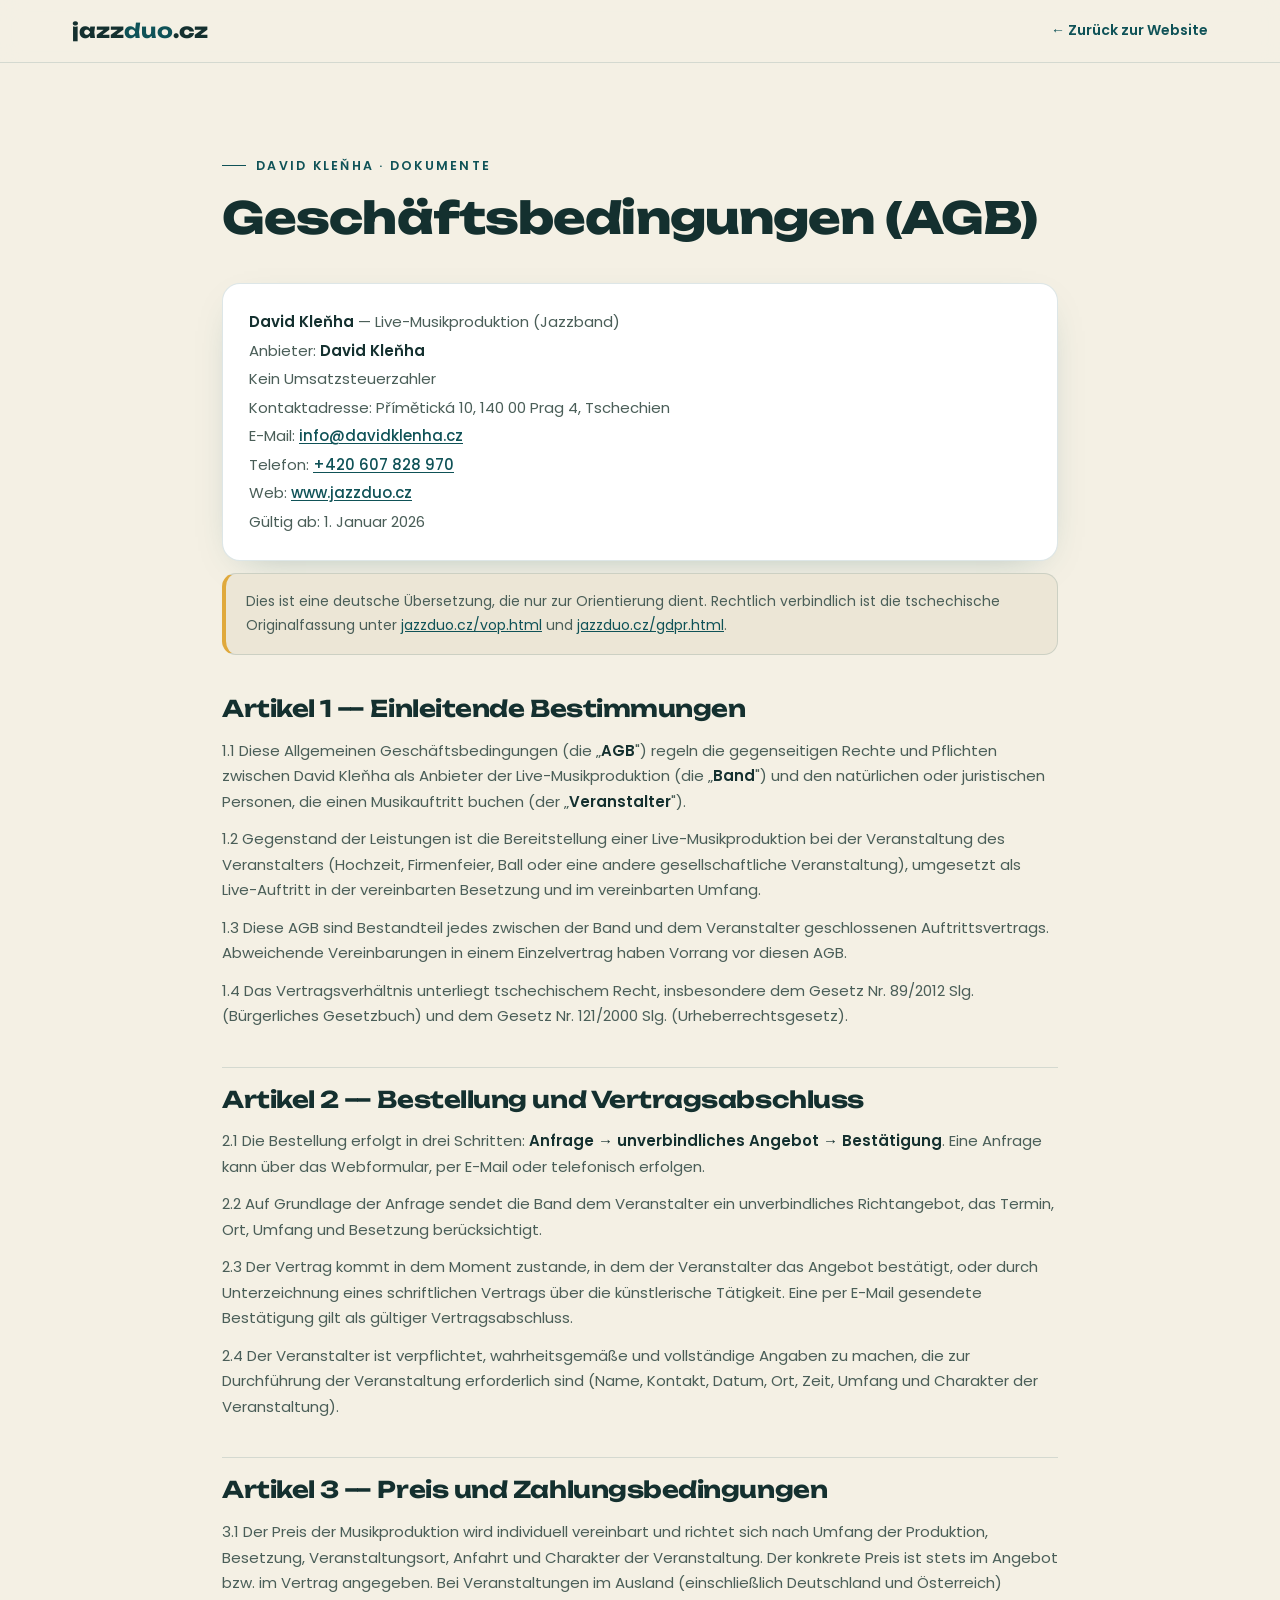
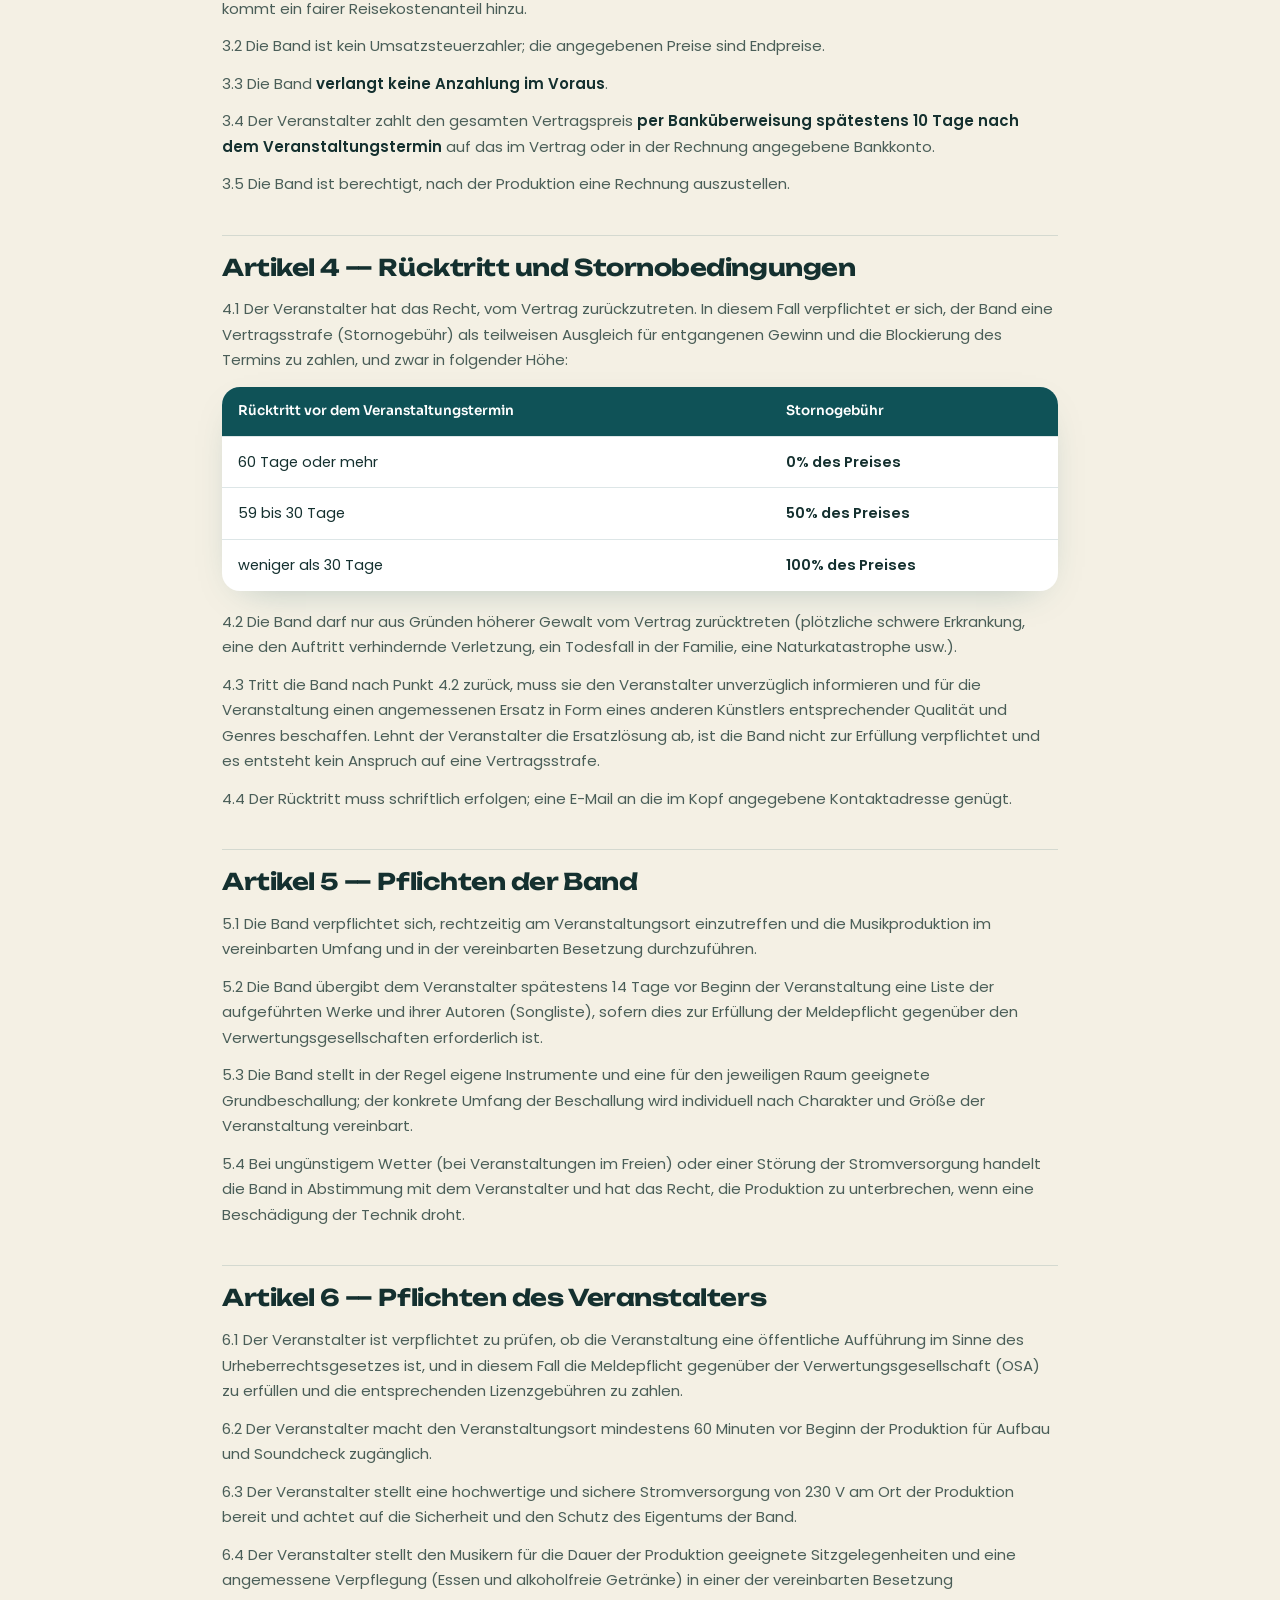
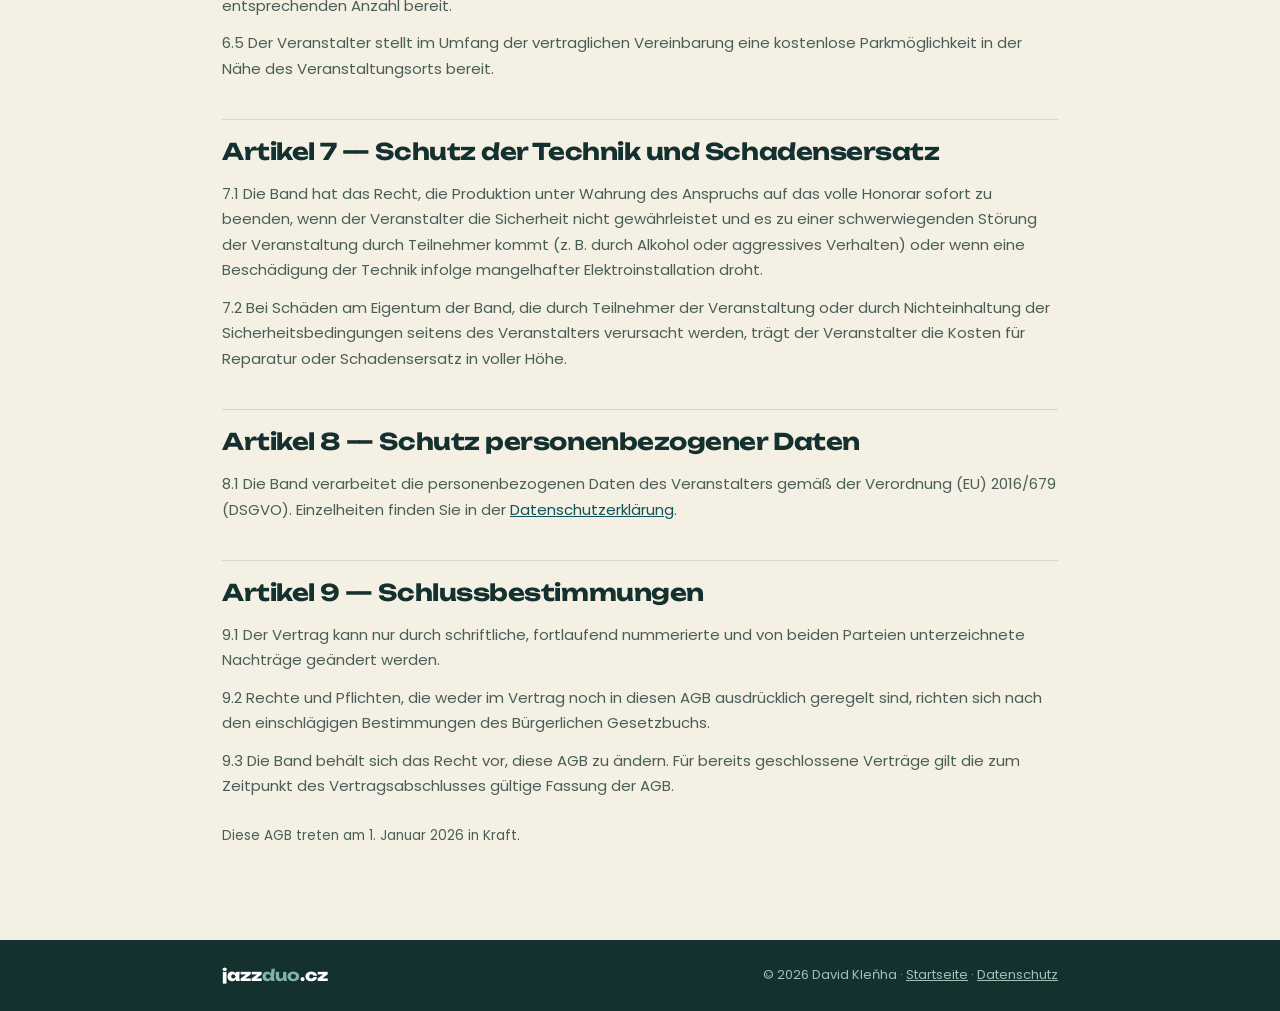
<file: de/vop.html>
<!DOCTYPE html>
<html lang="de">
<head>
<meta charset="UTF-8">
<meta name="viewport" content="width=device-width, initial-scale=1.0">
<meta name="robots" content="noindex, follow">
<title>Geschäftsbedingungen (AGB) | jazzduo.cz</title>
<meta name="description" content="Allgemeine Geschäftsbedingungen für die Buchung von Live-Jazzmusik — Bestellung, Preis, Zahlung, Stornobedingungen und Pflichten der Parteien. David Kleňha.">
<link rel="canonical" href="https://jazzduo.cz/de/vop.html">
<link rel="alternate" hreflang="cs" href="https://jazzduo.cz/vop.html">
<link rel="alternate" hreflang="en" href="https://jazzduo.cz/en/vop.html">
<link rel="alternate" hreflang="de" href="https://jazzduo.cz/de/vop.html">
<link rel="alternate" hreflang="x-default" href="https://jazzduo.cz/vop.html">
<meta property="og:type" content="website">
<meta property="og:locale" content="de_DE">
<meta property="og:title" content="Geschäftsbedingungen (AGB) | jazzduo.cz">
<meta property="og:url" content="https://jazzduo.cz/de/vop.html">
<link rel="icon" href="/favicon/favicon.ico" sizes="any">
<link rel="icon" type="image/svg+xml" href="/favicon/favicon.svg">
<meta name="theme-color" content="#0f5257">
<link id="gfonts" rel="preload" as="style" href="/fonts/fonts.css">
<noscript><link rel="stylesheet" href="/fonts/fonts.css"></noscript>
<script>(function(){
  var d=document.documentElement,l=document.getElementById('gfonts'),done=false;
  function ok(){if(done)return;done=true;d.classList.remove('fonts-loading');d.classList.add('fonts-loaded');}
  function afterCss(){
    if(!document.fonts||!document.fonts.load){ok();return;}
    Promise.all([document.fonts.load('800 1em Unbounded'),
                 document.fonts.load('700 1em Sora'),
                 document.fonts.load('400 1em Poppins')]).then(ok)['catch'](ok);
  }
  if(l){l.addEventListener('load',function(){this.rel='stylesheet';afterCss();});
        l.addEventListener('error',ok);}
  else {afterCss();}
  setTimeout(ok,1500);
})();</script>
<style>

*,*::before,*::after{margin:0;padding:0;box-sizing:border-box}
:root{
  --emerald:#0f5257;--emerald-2:#157a7f;--petrol:#14302f;
  --cream:#f4f0e4;--cream-2:#ece6d6;--mint:#7fb5a8;--mint-soft:#9dc2b6;
  --ink:#14302f;--ink-soft:#4a5e58;--white:#fff;--line:rgba(15,82,87,.14);
  --shadow:0 12px 40px -22px rgba(15,82,87,.4);--radius:18px;--gold:#e0a93c;
  --font-hero:'Unbounded',sans-serif;--font-head:'Sora',sans-serif;--font-body:'Poppins',sans-serif;
}
html{scroll-behavior:smooth}
body{font-family:var(--font-body);background:var(--cream);color:var(--ink);line-height:1.7;-webkit-font-smoothing:antialiased;overflow-x:hidden}
h1,h2,h3{font-family:var(--font-head);font-weight:700;letter-spacing:-.02em;line-height:1.25}
a{color:inherit;text-decoration:none}
.container{max-width:880px;margin:0 auto;padding:0 22px}
.site-header{position:sticky;top:0;z-index:100;background:rgba(244,240,228,.92);backdrop-filter:blur(12px);border-bottom:1px solid var(--line)}
.nav{display:flex;align-items:center;justify-content:space-between;padding:14px 22px;max-width:1180px;margin:0 auto}
.brand{font-family:var(--font-hero);font-weight:800;font-size:20px;color:var(--petrol)}
.brand b{color:var(--emerald)}
.nav-back{font-size:14px;font-weight:600;color:var(--emerald)}
.nav-back:hover{color:var(--petrol)}
.article-hero{padding:clamp(46px,7vw,84px) 0 clamp(26px,3vw,40px)}
.article-eyebrow{font-family:var(--font-body);font-weight:600;font-size:12.5px;letter-spacing:.18em;text-transform:uppercase;color:var(--emerald);display:inline-flex;align-items:center;gap:10px;margin-bottom:14px}
.article-eyebrow::before{content:"";width:24px;height:1.5px;background:var(--emerald)}
.article-title{font-family:var(--font-hero);font-weight:800;font-size:clamp(28px,4.4vw,44px);color:var(--petrol)}
@media (max-width:600px){.article-title{overflow-wrap:break-word;-webkit-hyphens:auto;hyphens:auto}.storno-table th,.storno-table td{padding:10px 8px;overflow-wrap:anywhere;-webkit-hyphens:auto;hyphens:auto}}
.legal-body{padding-bottom:80px}
.legal-intro{background:var(--white);border:1px solid var(--line);border-radius:var(--radius);padding:24px 26px;font-size:15px;line-height:1.9;margin-bottom:30px;box-shadow:var(--shadow)}
.legal-intro strong{color:var(--petrol)}
.legal-intro a{color:var(--emerald);font-weight:500;text-decoration:underline;text-underline-offset:2px}
.legal-note{background:var(--cream-2);border:1px solid var(--line);border-left:4px solid var(--gold);border-radius:14px;padding:16px 20px;font-size:14px;color:var(--ink-soft);margin-bottom:40px}
.legal-note a{color:var(--emerald);text-decoration:underline}
.legal-body h2{font-family:var(--font-hero);font-weight:700;font-size:clamp(18px,2.4vw,23px);color:var(--petrol);margin:38px 0 14px;padding-top:18px;border-top:1px solid var(--line)}
.legal-body h2:first-of-type{border-top:none;padding-top:0}
.legal-body p{font-size:15px;color:var(--ink-soft);margin-bottom:12px}
.legal-body strong{color:var(--petrol);font-weight:600}
.legal-body ul{margin:0 0 14px 22px}
.legal-body li{font-size:15px;color:var(--ink-soft);margin-bottom:7px}
.storno-table,.gdpr-table{width:100%;border-collapse:collapse;margin:14px 0 18px;font-size:14.5px;background:var(--white);border-radius:var(--radius);overflow:hidden;box-shadow:var(--shadow)}
.gdpr-table{font-size:14px}
.storno-table th,.storno-table td,.gdpr-table th,.gdpr-table td{padding:13px 16px;text-align:left;border-bottom:1px solid var(--line);vertical-align:top}
.storno-table th,.gdpr-table th{background:var(--emerald);color:#fff;font-family:var(--font-head);font-weight:600;font-size:13.5px}
.storno-table tr:last-child td,.gdpr-table tr:last-child td{border-bottom:none}
.storno-table td:last-child{font-weight:600;color:var(--petrol)}
.footer{background:var(--petrol);color:var(--mint-soft);padding:22px 0}
.footer .container{display:flex;align-items:center;justify-content:space-between;gap:14px;flex-wrap:wrap;font-size:13px}
.footer .fb{font-family:var(--font-hero);font-weight:800;font-size:16px;color:#fff}
.footer .fb b{color:var(--mint)}
.footer a{color:var(--mint-soft);text-decoration:underline}.footer a:hover{color:var(--mint)}
</style>
<style id="mo-vt">@view-transition{navigation:auto}::view-transition-group(*){animation-duration:.42s;animation-timing-function:cubic-bezier(.2,.8,.2,1)}.topbar .brand,.site-header .brand{view-transition-name:mo-brand}.hero-slogans,.article-title{view-transition-name:mo-title}@media (prefers-reduced-motion:reduce){::view-transition-group(*),::view-transition-old(*),::view-transition-new(*){animation:none!important}}</style>
</head>
<body>
<header class="site-header">
  <div class="nav">
    <a href="/de/" class="brand">jazz<b>duo</b>.cz</a>
    <a href="/de/" class="nav-back">← Zurück zur Website</a>
  </div>
</header>

<header class="article-hero">
  <div class="container">
    <span class="article-eyebrow">David Kleňha · Dokumente</span>
    <h1 class="article-title">Geschäftsbedingungen (AGB)</h1>
  </div>
</header>

<main id="obsah">
<div class="container">
  <div class="legal-body">
    <p class="legal-intro"><strong>David Kleňha</strong> — Live-Musikproduktion (Jazzband)<br>Anbieter: <strong>David Kleňha</strong><br>Kein Umsatzsteuerzahler<br>Kontaktadresse: Přímětická 10, 140 00 Prag 4, Tschechien<br>E-Mail: <a href="mailto:info@davidklenha.cz">info@davidklenha.cz</a><br>Telefon: <a href="tel:+420607828970">+420 607 828 970</a><br>Web: <a href="https://www.jazzduo.cz">www.jazzduo.cz</a><br>Gültig ab: 1. Januar 2026</p>
    <div class="legal-note">Dies ist eine deutsche Übersetzung, die nur zur Orientierung dient. Rechtlich verbindlich ist die tschechische Originalfassung unter <a href="/vop.html">jazzduo.cz/vop.html</a> und <a href="/gdpr.html">jazzduo.cz/gdpr.html</a>.</div>

    <h2>Artikel 1 — Einleitende Bestimmungen</h2>
    <p>1.1 Diese Allgemeinen Geschäftsbedingungen (die „<strong>AGB</strong>") regeln die gegenseitigen Rechte und Pflichten zwischen David Kleňha als Anbieter der Live-Musikproduktion (die „<strong>Band</strong>") und den natürlichen oder juristischen Personen, die einen Musikauftritt buchen (der „<strong>Veranstalter</strong>").</p>
    <p>1.2 Gegenstand der Leistungen ist die Bereitstellung einer Live-Musikproduktion bei der Veranstaltung des Veranstalters (Hochzeit, Firmenfeier, Ball oder eine andere gesellschaftliche Veranstaltung), umgesetzt als Live-Auftritt in der vereinbarten Besetzung und im vereinbarten Umfang.</p>
    <p>1.3 Diese AGB sind Bestandteil jedes zwischen der Band und dem Veranstalter geschlossenen Auftrittsvertrags. Abweichende Vereinbarungen in einem Einzelvertrag haben Vorrang vor diesen AGB.</p>
    <p>1.4 Das Vertragsverhältnis unterliegt tschechischem Recht, insbesondere dem Gesetz Nr. 89/2012 Slg. (Bürgerliches Gesetzbuch) und dem Gesetz Nr. 121/2000 Slg. (Urheberrechtsgesetz).</p>

    <h2>Artikel 2 — Bestellung und Vertragsabschluss</h2>
    <p>2.1 Die Bestellung erfolgt in drei Schritten: <strong>Anfrage → unverbindliches Angebot → Bestätigung</strong>. Eine Anfrage kann über das Webformular, per E-Mail oder telefonisch erfolgen.</p>
    <p>2.2 Auf Grundlage der Anfrage sendet die Band dem Veranstalter ein unverbindliches Richtangebot, das Termin, Ort, Umfang und Besetzung berücksichtigt.</p>
    <p>2.3 Der Vertrag kommt in dem Moment zustande, in dem der Veranstalter das Angebot bestätigt, oder durch Unterzeichnung eines schriftlichen Vertrags über die künstlerische Tätigkeit. Eine per E-Mail gesendete Bestätigung gilt als gültiger Vertragsabschluss.</p>
    <p>2.4 Der Veranstalter ist verpflichtet, wahrheitsgemäße und vollständige Angaben zu machen, die zur Durchführung der Veranstaltung erforderlich sind (Name, Kontakt, Datum, Ort, Zeit, Umfang und Charakter der Veranstaltung).</p>

    <h2>Artikel 3 — Preis und Zahlungsbedingungen</h2>
    <p>3.1 Der Preis der Musikproduktion wird individuell vereinbart und richtet sich nach Umfang der Produktion, Besetzung, Veranstaltungsort, Anfahrt und Charakter der Veranstaltung. Der konkrete Preis ist stets im Angebot bzw. im Vertrag angegeben. Bei Veranstaltungen im Ausland (einschließlich Deutschland und Österreich) kommt ein fairer Reisekostenanteil hinzu.</p>
    <p>3.2 Die Band ist kein Umsatzsteuerzahler; die angegebenen Preise sind Endpreise.</p>
    <p>3.3 Die Band <strong>verlangt keine Anzahlung im Voraus</strong>.</p>
    <p>3.4 Der Veranstalter zahlt den gesamten Vertragspreis <strong>per Banküberweisung spätestens 10 Tage nach dem Veranstaltungstermin</strong> auf das im Vertrag oder in der Rechnung angegebene Bankkonto.</p>
    <p>3.5 Die Band ist berechtigt, nach der Produktion eine Rechnung auszustellen.</p>

    <h2>Artikel 4 — Rücktritt und Stornobedingungen</h2>
    <p>4.1 Der Veranstalter hat das Recht, vom Vertrag zurückzutreten. In diesem Fall verpflichtet er sich, der Band eine Vertragsstrafe (Stornogebühr) als teilweisen Ausgleich für entgangenen Gewinn und die Blockierung des Termins zu zahlen, und zwar in folgender Höhe:</p>
    <table class="storno-table">
      <thead><tr><th>Rücktritt vor dem Veranstaltungstermin</th><th>Stornogebühr</th></tr></thead>
      <tbody>
        <tr><td>60 Tage oder mehr</td><td>0% des Preises</td></tr>
        <tr><td>59 bis 30 Tage</td><td>50% des Preises</td></tr>
        <tr><td>weniger als 30 Tage</td><td>100% des Preises</td></tr>
      </tbody>
    </table>
    <p>4.2 Die Band darf nur aus Gründen höherer Gewalt vom Vertrag zurücktreten (plötzliche schwere Erkrankung, eine den Auftritt verhindernde Verletzung, ein Todesfall in der Familie, eine Naturkatastrophe usw.).</p>
    <p>4.3 Tritt die Band nach Punkt 4.2 zurück, muss sie den Veranstalter unverzüglich informieren und für die Veranstaltung einen angemessenen Ersatz in Form eines anderen Künstlers entsprechender Qualität und Genres beschaffen. Lehnt der Veranstalter die Ersatzlösung ab, ist die Band nicht zur Erfüllung verpflichtet und es entsteht kein Anspruch auf eine Vertragsstrafe.</p>
    <p>4.4 Der Rücktritt muss schriftlich erfolgen; eine E-Mail an die im Kopf angegebene Kontaktadresse genügt.</p>

    <h2>Artikel 5 — Pflichten der Band</h2>
    <p>5.1 Die Band verpflichtet sich, rechtzeitig am Veranstaltungsort einzutreffen und die Musikproduktion im vereinbarten Umfang und in der vereinbarten Besetzung durchzuführen.</p>
    <p>5.2 Die Band übergibt dem Veranstalter spätestens 14 Tage vor Beginn der Veranstaltung eine Liste der aufgeführten Werke und ihrer Autoren (Songliste), sofern dies zur Erfüllung der Meldepflicht gegenüber den Verwertungsgesellschaften erforderlich ist.</p>
    <p>5.3 Die Band stellt in der Regel eigene Instrumente und eine für den jeweiligen Raum geeignete Grundbeschallung; der konkrete Umfang der Beschallung wird individuell nach Charakter und Größe der Veranstaltung vereinbart.</p>
    <p>5.4 Bei ungünstigem Wetter (bei Veranstaltungen im Freien) oder einer Störung der Stromversorgung handelt die Band in Abstimmung mit dem Veranstalter und hat das Recht, die Produktion zu unterbrechen, wenn eine Beschädigung der Technik droht.</p>

    <h2>Artikel 6 — Pflichten des Veranstalters</h2>
    <p>6.1 Der Veranstalter ist verpflichtet zu prüfen, ob die Veranstaltung eine öffentliche Aufführung im Sinne des Urheberrechtsgesetzes ist, und in diesem Fall die Meldepflicht gegenüber der Verwertungsgesellschaft (OSA) zu erfüllen und die entsprechenden Lizenzgebühren zu zahlen.</p>
    <p>6.2 Der Veranstalter macht den Veranstaltungsort mindestens 60 Minuten vor Beginn der Produktion für Aufbau und Soundcheck zugänglich.</p>
    <p>6.3 Der Veranstalter stellt eine hochwertige und sichere Stromversorgung von 230 V am Ort der Produktion bereit und achtet auf die Sicherheit und den Schutz des Eigentums der Band.</p>
    <p>6.4 Der Veranstalter stellt den Musikern für die Dauer der Produktion geeignete Sitzgelegenheiten und eine angemessene Verpflegung (Essen und alkoholfreie Getränke) in einer der vereinbarten Besetzung entsprechenden Anzahl bereit.</p>
    <p>6.5 Der Veranstalter stellt im Umfang der vertraglichen Vereinbarung eine kostenlose Parkmöglichkeit in der Nähe des Veranstaltungsorts bereit.</p>

    <h2>Artikel 7 — Schutz der Technik und Schadensersatz</h2>
    <p>7.1 Die Band hat das Recht, die Produktion unter Wahrung des Anspruchs auf das volle Honorar sofort zu beenden, wenn der Veranstalter die Sicherheit nicht gewährleistet und es zu einer schwerwiegenden Störung der Veranstaltung durch Teilnehmer kommt (z.&nbsp;B. durch Alkohol oder aggressives Verhalten) oder wenn eine Beschädigung der Technik infolge mangelhafter Elektroinstallation droht.</p>
    <p>7.2 Bei Schäden am Eigentum der Band, die durch Teilnehmer der Veranstaltung oder durch Nichteinhaltung der Sicherheitsbedingungen seitens des Veranstalters verursacht werden, trägt der Veranstalter die Kosten für Reparatur oder Schadensersatz in voller Höhe.</p>

    <h2>Artikel 8 — Schutz personenbezogener Daten</h2>
    <p>8.1 Die Band verarbeitet die personenbezogenen Daten des Veranstalters gemäß der Verordnung (EU) 2016/679 (DSGVO). Einzelheiten finden Sie in der <a href="/de/gdpr.html" style="color:var(--emerald);text-decoration:underline">Datenschutzerklärung</a>.</p>

    <h2>Artikel 9 — Schlussbestimmungen</h2>
    <p>9.1 Der Vertrag kann nur durch schriftliche, fortlaufend nummerierte und von beiden Parteien unterzeichnete Nachträge geändert werden.</p>
    <p>9.2 Rechte und Pflichten, die weder im Vertrag noch in diesen AGB ausdrücklich geregelt sind, richten sich nach den einschlägigen Bestimmungen des Bürgerlichen Gesetzbuchs.</p>
    <p>9.3 Die Band behält sich das Recht vor, diese AGB zu ändern. Für bereits geschlossene Verträge gilt die zum Zeitpunkt des Vertragsabschlusses gültige Fassung der AGB.</p>
    <p style="margin-top:26px;font-size:13.5px;color:var(--ink-soft)">Diese AGB treten am 1. Januar 2026 in Kraft.</p>

  </div>
</div>

</main>
<footer class="footer">
  <div class="container">
    <span class="fb">jazz<b>duo</b>.cz</span>
    <span>© <span id="y"></span> David Kleňha · <a href="/de/">Startseite</a> · <a href="/de/gdpr.html">Datenschutz</a></span>
  </div>
</footer>
<script>document.getElementById('y').textContent=new Date().getFullYear();</script>
</body>
</html>
</file>
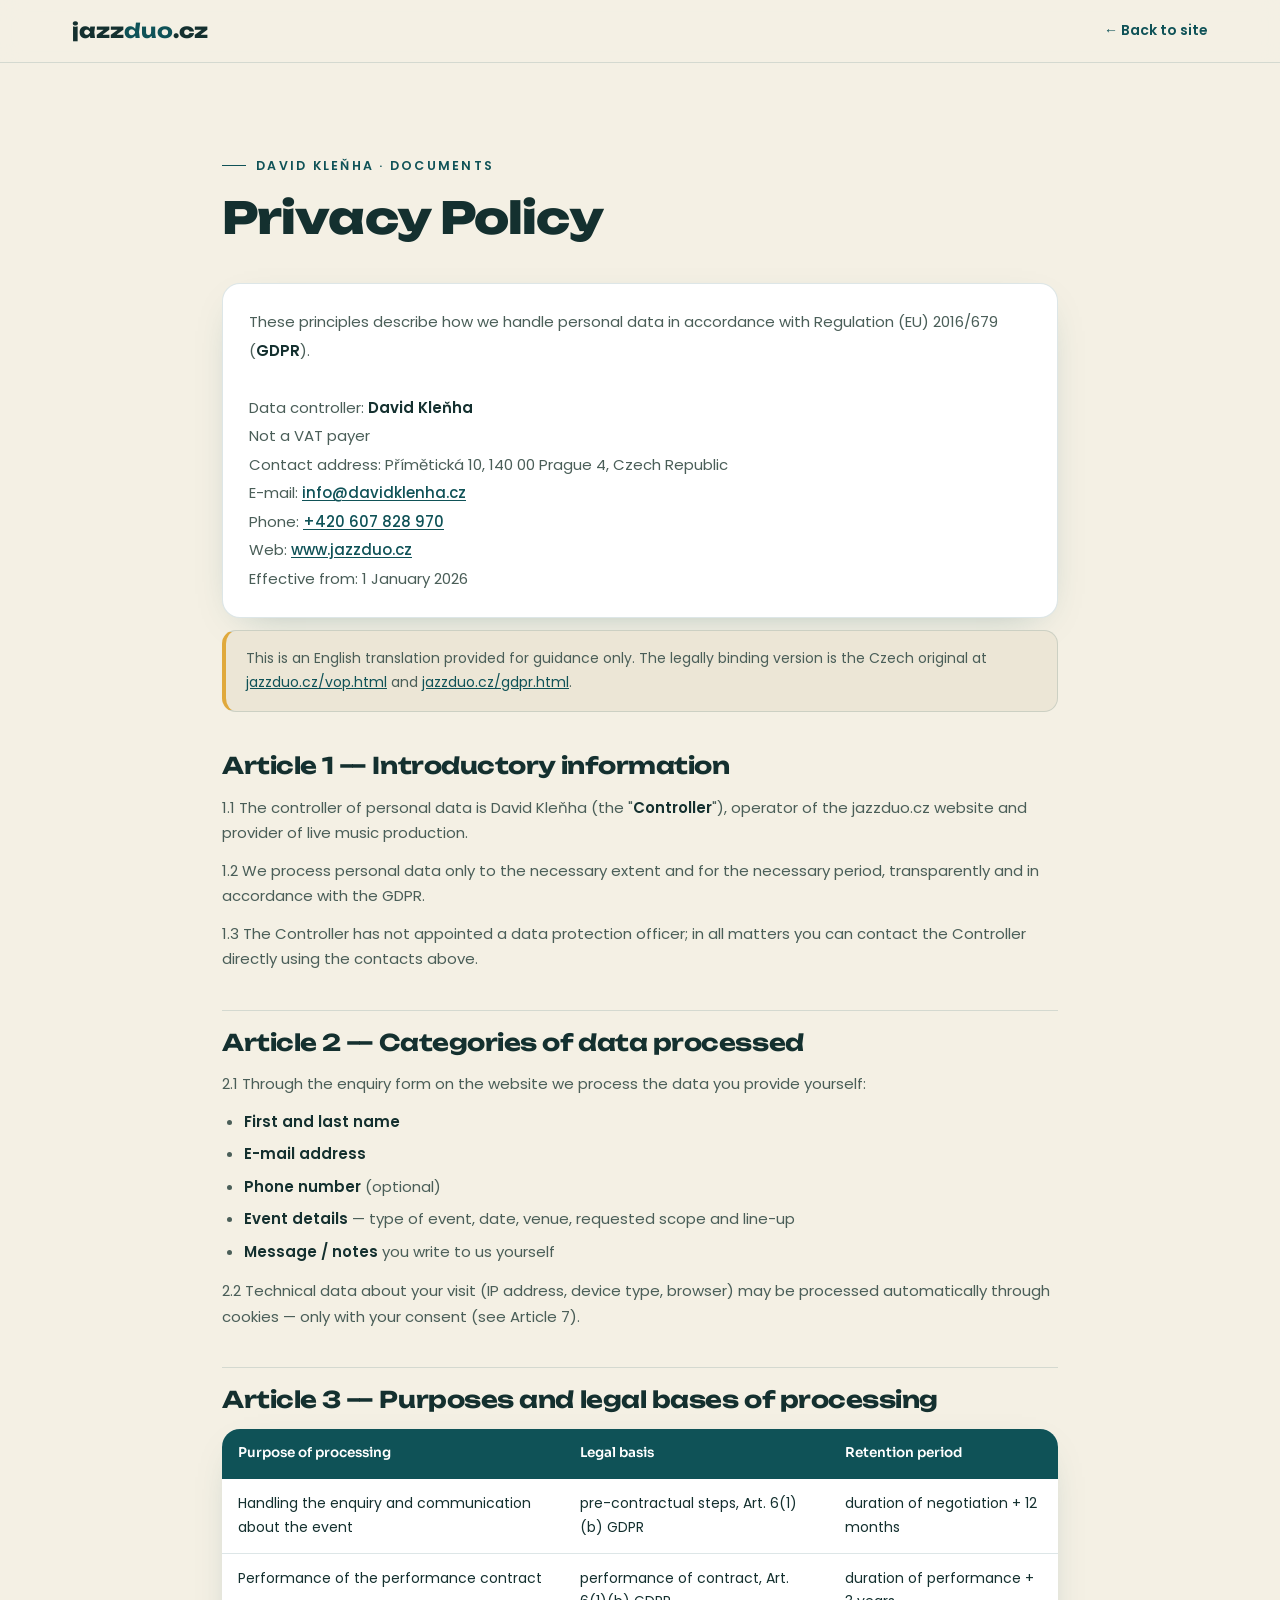
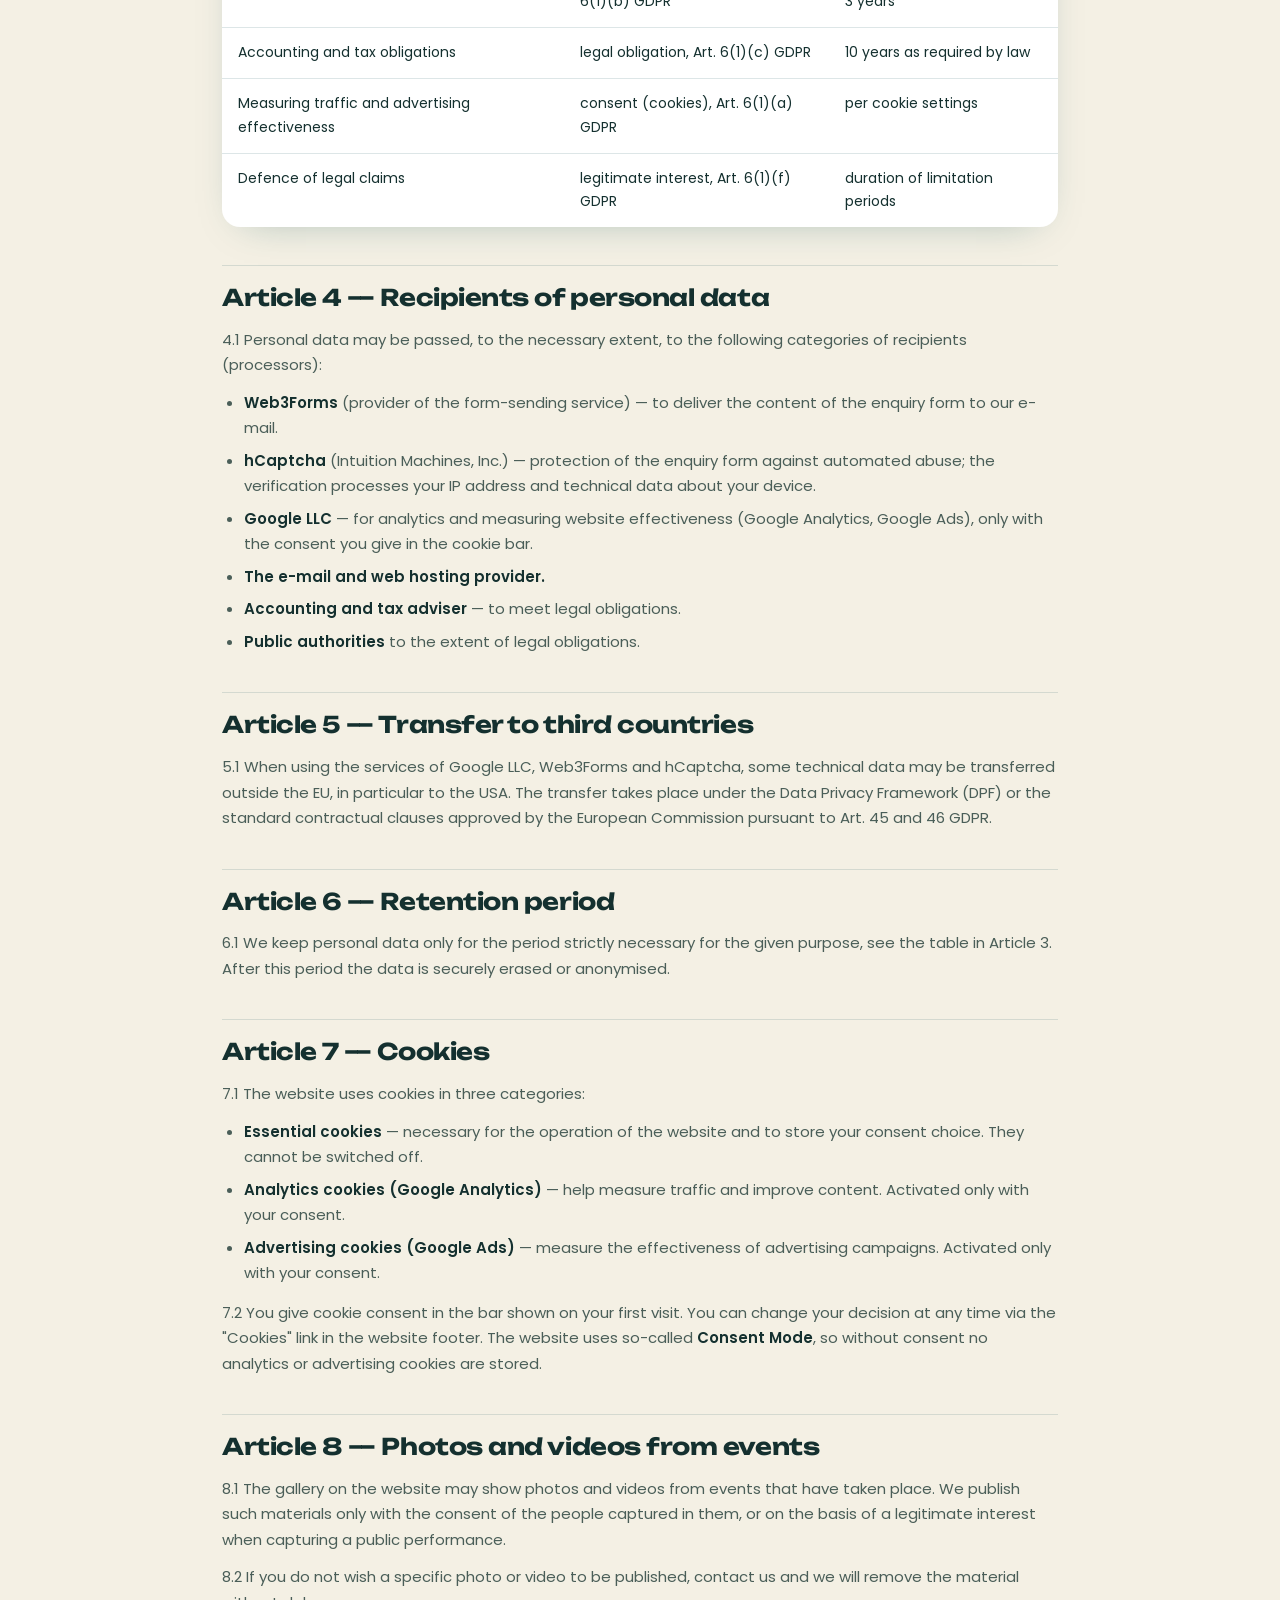
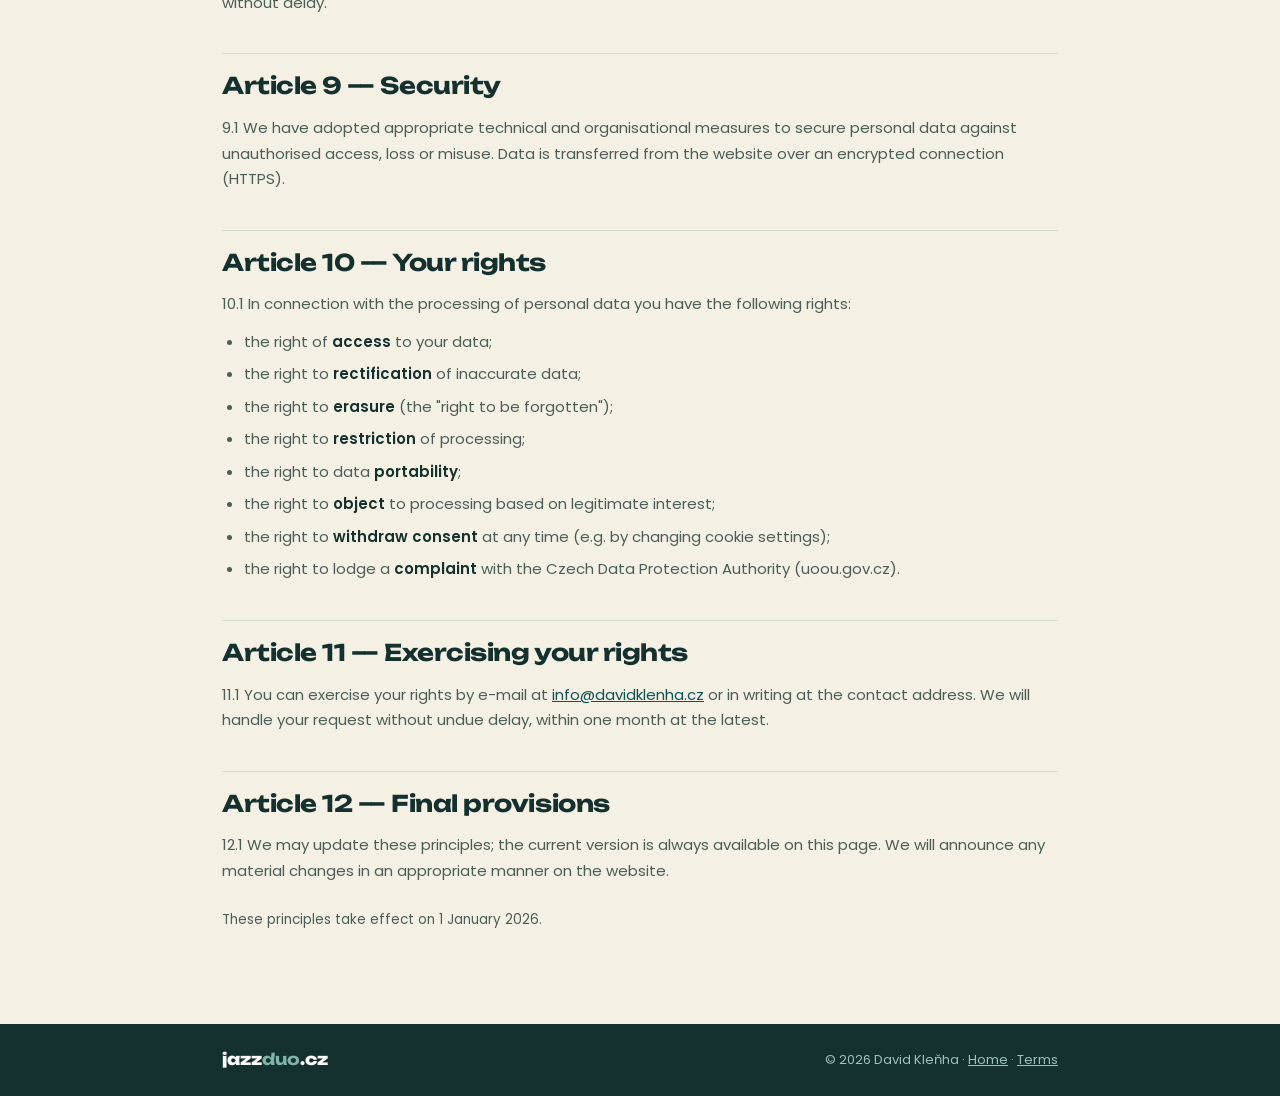
<file: en/gdpr.html>
<!DOCTYPE html>
<html lang="en">
<head>
<meta charset="UTF-8">
<meta name="viewport" content="width=device-width, initial-scale=1.0">
<meta name="robots" content="noindex, follow">
<title>Privacy Policy | jazzduo.cz</title>
<meta name="description" content="Privacy Policy (GDPR) of jazzduo.cz — what data we process, why, for how long and what rights you have. David Kleňha.">
<link rel="canonical" href="https://jazzduo.cz/en/gdpr.html">
<link rel="alternate" hreflang="cs" href="https://jazzduo.cz/gdpr.html">
<link rel="alternate" hreflang="en" href="https://jazzduo.cz/en/gdpr.html">
<link rel="alternate" hreflang="de" href="https://jazzduo.cz/de/gdpr.html">
<link rel="alternate" hreflang="x-default" href="https://jazzduo.cz/gdpr.html">
<meta property="og:type" content="website">
<meta property="og:locale" content="en_US">
<meta property="og:title" content="Privacy Policy | jazzduo.cz">
<meta property="og:url" content="https://jazzduo.cz/en/gdpr.html">
<link rel="icon" href="/favicon/favicon.ico" sizes="any">
<link rel="icon" type="image/svg+xml" href="/favicon/favicon.svg">
<meta name="theme-color" content="#0f5257">
<link id="gfonts" rel="preload" as="style" href="/fonts/fonts.css">
<noscript><link rel="stylesheet" href="/fonts/fonts.css"></noscript>
<script>(function(){
  var d=document.documentElement,l=document.getElementById('gfonts'),done=false;
  function ok(){if(done)return;done=true;d.classList.remove('fonts-loading');d.classList.add('fonts-loaded');}
  function afterCss(){
    if(!document.fonts||!document.fonts.load){ok();return;}
    Promise.all([document.fonts.load('800 1em Unbounded'),
                 document.fonts.load('700 1em Sora'),
                 document.fonts.load('400 1em Poppins')]).then(ok)['catch'](ok);
  }
  if(l){l.addEventListener('load',function(){this.rel='stylesheet';afterCss();});
        l.addEventListener('error',ok);}
  else {afterCss();}
  setTimeout(ok,1500);
})();</script>
<style>

*,*::before,*::after{margin:0;padding:0;box-sizing:border-box}
:root{
  --emerald:#0f5257;--emerald-2:#157a7f;--petrol:#14302f;
  --cream:#f4f0e4;--cream-2:#ece6d6;--mint:#7fb5a8;--mint-soft:#9dc2b6;
  --ink:#14302f;--ink-soft:#4a5e58;--white:#fff;--line:rgba(15,82,87,.14);
  --shadow:0 12px 40px -22px rgba(15,82,87,.4);--radius:18px;--gold:#e0a93c;
  --font-hero:'Unbounded',sans-serif;--font-head:'Sora',sans-serif;--font-body:'Poppins',sans-serif;
}
html{scroll-behavior:smooth}
body{font-family:var(--font-body);background:var(--cream);color:var(--ink);line-height:1.7;-webkit-font-smoothing:antialiased;overflow-x:hidden}
h1,h2,h3{font-family:var(--font-head);font-weight:700;letter-spacing:-.02em;line-height:1.25}
a{color:inherit;text-decoration:none}
.container{max-width:880px;margin:0 auto;padding:0 22px}
.site-header{position:sticky;top:0;z-index:100;background:rgba(244,240,228,.92);backdrop-filter:blur(12px);border-bottom:1px solid var(--line)}
.nav{display:flex;align-items:center;justify-content:space-between;padding:14px 22px;max-width:1180px;margin:0 auto}
.brand{font-family:var(--font-hero);font-weight:800;font-size:20px;color:var(--petrol)}
.brand b{color:var(--emerald)}
.nav-back{font-size:14px;font-weight:600;color:var(--emerald)}
.nav-back:hover{color:var(--petrol)}
.article-hero{padding:clamp(46px,7vw,84px) 0 clamp(26px,3vw,40px)}
.article-eyebrow{font-family:var(--font-body);font-weight:600;font-size:12.5px;letter-spacing:.18em;text-transform:uppercase;color:var(--emerald);display:inline-flex;align-items:center;gap:10px;margin-bottom:14px}
.article-eyebrow::before{content:"";width:24px;height:1.5px;background:var(--emerald)}
.article-title{font-family:var(--font-hero);font-weight:800;font-size:clamp(28px,4.4vw,44px);color:var(--petrol)}
@media (max-width:600px){.article-title{overflow-wrap:break-word;-webkit-hyphens:auto;hyphens:auto}}
.legal-body{padding-bottom:80px}
.legal-intro{background:var(--white);border:1px solid var(--line);border-radius:var(--radius);padding:24px 26px;font-size:15px;line-height:1.9;margin-bottom:30px;box-shadow:var(--shadow)}
.legal-intro strong{color:var(--petrol)}
.legal-intro a{color:var(--emerald);font-weight:500;text-decoration:underline;text-underline-offset:2px}
.legal-note{background:var(--cream-2);border:1px solid var(--line);border-left:4px solid var(--gold);border-radius:14px;padding:16px 20px;font-size:14px;color:var(--ink-soft);margin-bottom:40px}
.legal-note a{color:var(--emerald);text-decoration:underline}
.legal-body h2{font-family:var(--font-hero);font-weight:700;font-size:clamp(18px,2.4vw,23px);color:var(--petrol);margin:38px 0 14px;padding-top:18px;border-top:1px solid var(--line)}
.legal-body h2:first-of-type{border-top:none;padding-top:0}
.legal-body p{font-size:15px;color:var(--ink-soft);margin-bottom:12px}
.legal-body strong{color:var(--petrol);font-weight:600}
.legal-body ul{margin:0 0 14px 22px}
.legal-body li{font-size:15px;color:var(--ink-soft);margin-bottom:7px}
.storno-table,.gdpr-table{width:100%;border-collapse:collapse;margin:14px 0 18px;font-size:14.5px;background:var(--white);border-radius:var(--radius);overflow:hidden;box-shadow:var(--shadow)}
.gdpr-table{font-size:14px}
.storno-table th,.storno-table td,.gdpr-table th,.gdpr-table td{padding:13px 16px;text-align:left;border-bottom:1px solid var(--line);vertical-align:top}
.storno-table th,.gdpr-table th{background:var(--emerald);color:#fff;font-family:var(--font-head);font-weight:600;font-size:13.5px}
.storno-table tr:last-child td,.gdpr-table tr:last-child td{border-bottom:none}
/* mobil: tabulka GDPR nesmí přetékat do strany */
@media (max-width:600px){.gdpr-table{font-size:13px}.gdpr-table th,.gdpr-table td{padding:10px 8px;overflow-wrap:anywhere;-webkit-hyphens:auto;hyphens:auto}.gdpr-table th{font-size:12.5px}}
.storno-table td:last-child{font-weight:600;color:var(--petrol)}
.footer{background:var(--petrol);color:var(--mint-soft);padding:22px 0}
.footer .container{display:flex;align-items:center;justify-content:space-between;gap:14px;flex-wrap:wrap;font-size:13px}
.footer .fb{font-family:var(--font-hero);font-weight:800;font-size:16px;color:#fff}
.footer .fb b{color:var(--mint)}
.footer a{color:var(--mint-soft);text-decoration:underline}.footer a:hover{color:var(--mint)}
</style>
<style id="mo-vt">@view-transition{navigation:auto}::view-transition-group(*){animation-duration:.42s;animation-timing-function:cubic-bezier(.2,.8,.2,1)}.topbar .brand,.site-header .brand{view-transition-name:mo-brand}.hero-slogans,.article-title{view-transition-name:mo-title}@media (prefers-reduced-motion:reduce){::view-transition-group(*),::view-transition-old(*),::view-transition-new(*){animation:none!important}}</style>
</head>
<body>
<header class="site-header">
  <div class="nav">
    <a href="/en/" class="brand">jazz<b>duo</b>.cz</a>
    <a href="/en/" class="nav-back">← Back to site</a>
  </div>
</header>

<header class="article-hero">
  <div class="container">
    <span class="article-eyebrow">David Kleňha · Documents</span>
    <h1 class="article-title">Privacy Policy</h1>
  </div>
</header>

<main id="obsah">
<div class="container">
  <div class="legal-body">
    <p class="legal-intro">These principles describe how we handle personal data in accordance with Regulation (EU) 2016/679 (<strong>GDPR</strong>).<br><br>Data controller: <strong>David Kleňha</strong><br>Not a VAT payer<br>Contact address: Přímětická 10, 140 00 Prague 4, Czech Republic<br>E-mail: <a href="mailto:info@davidklenha.cz">info@davidklenha.cz</a><br>Phone: <a href="tel:+420607828970">+420 607 828 970</a><br>Web: <a href="https://www.jazzduo.cz">www.jazzduo.cz</a><br>Effective from: 1 January 2026</p>
    <div class="legal-note">This is an English translation provided for guidance only. The legally binding version is the Czech original at <a href="/vop.html">jazzduo.cz/vop.html</a> and <a href="/gdpr.html">jazzduo.cz/gdpr.html</a>.</div>

    <h2>Article 1 — Introductory information</h2>
    <p>1.1 The controller of personal data is David Kleňha (the "<strong>Controller</strong>"), operator of the jazzduo.cz website and provider of live music production.</p>
    <p>1.2 We process personal data only to the necessary extent and for the necessary period, transparently and in accordance with the GDPR.</p>
    <p>1.3 The Controller has not appointed a data protection officer; in all matters you can contact the Controller directly using the contacts above.</p>

    <h2>Article 2 — Categories of data processed</h2>
    <p>2.1 Through the enquiry form on the website we process the data you provide yourself:</p>
    <ul>
      <li><strong>First and last name</strong></li>
      <li><strong>E-mail address</strong></li>
      <li><strong>Phone number</strong> (optional)</li>
      <li><strong>Event details</strong> — type of event, date, venue, requested scope and line-up</li>
      <li><strong>Message / notes</strong> you write to us yourself</li>
    </ul>
    <p>2.2 Technical data about your visit (IP address, device type, browser) may be processed automatically through cookies — only with your consent (see Article 7).</p>

    <h2>Article 3 — Purposes and legal bases of processing</h2>
    <table class="gdpr-table">
      <thead><tr><th>Purpose of processing</th><th>Legal basis</th><th>Retention period</th></tr></thead>
      <tbody>
        <tr><td>Handling the enquiry and communication about the event</td><td>pre-contractual steps, Art. 6(1)(b) GDPR</td><td>duration of negotiation + 12 months</td></tr>
        <tr><td>Performance of the performance contract</td><td>performance of contract, Art. 6(1)(b) GDPR</td><td>duration of performance + 3 years</td></tr>
        <tr><td>Accounting and tax obligations</td><td>legal obligation, Art. 6(1)(c) GDPR</td><td>10 years as required by law</td></tr>
        <tr><td>Measuring traffic and advertising effectiveness</td><td>consent (cookies), Art. 6(1)(a) GDPR</td><td>per cookie settings</td></tr>
        <tr><td>Defence of legal claims</td><td>legitimate interest, Art. 6(1)(f) GDPR</td><td>duration of limitation periods</td></tr>
      </tbody>
    </table>

    <h2>Article 4 — Recipients of personal data</h2>
    <p>4.1 Personal data may be passed, to the necessary extent, to the following categories of recipients (processors):</p>
    <ul>
      <li><strong>Web3Forms</strong> (provider of the form-sending service) — to deliver the content of the enquiry form to our e-mail.</li>
<li><strong>hCaptcha</strong> (Intuition Machines, Inc.) — protection of the enquiry form against automated abuse; the verification processes your IP address and technical data about your device.</li>
      <li><strong>Google LLC</strong> — for analytics and measuring website effectiveness (Google Analytics, Google Ads), only with the consent you give in the cookie bar.</li>
      <li><strong>The e-mail and web hosting provider.</strong></li>
      <li><strong>Accounting and tax adviser</strong> — to meet legal obligations.</li>
      <li><strong>Public authorities</strong> to the extent of legal obligations.</li>
    </ul>

    <h2>Article 5 — Transfer to third countries</h2>
    <p>5.1 When using the services of Google LLC, Web3Forms and hCaptcha, some technical data may be transferred outside the EU, in particular to the USA. The transfer takes place under the Data Privacy Framework (DPF) or the standard contractual clauses approved by the European Commission pursuant to Art. 45 and 46 GDPR.</p>

    <h2>Article 6 — Retention period</h2>
    <p>6.1 We keep personal data only for the period strictly necessary for the given purpose, see the table in Article 3. After this period the data is securely erased or anonymised.</p>

    <h2>Article 7 — Cookies</h2>
    <p>7.1 The website uses cookies in three categories:</p>
    <ul>
      <li><strong>Essential cookies</strong> — necessary for the operation of the website and to store your consent choice. They cannot be switched off.</li>
      <li><strong>Analytics cookies (Google Analytics)</strong> — help measure traffic and improve content. Activated only with your consent.</li>
      <li><strong>Advertising cookies (Google Ads)</strong> — measure the effectiveness of advertising campaigns. Activated only with your consent.</li>
    </ul>
    <p>7.2 You give cookie consent in the bar shown on your first visit. You can change your decision at any time via the "Cookies" link in the website footer. The website uses so-called <strong>Consent Mode</strong>, so without consent no analytics or advertising cookies are stored.</p>

    <h2>Article 8 — Photos and videos from events</h2>
    <p>8.1 The gallery on the website may show photos and videos from events that have taken place. We publish such materials only with the consent of the people captured in them, or on the basis of a legitimate interest when capturing a public performance.</p>
    <p>8.2 If you do not wish a specific photo or video to be published, contact us and we will remove the material without delay.</p>

    <h2>Article 9 — Security</h2>
    <p>9.1 We have adopted appropriate technical and organisational measures to secure personal data against unauthorised access, loss or misuse. Data is transferred from the website over an encrypted connection (HTTPS).</p>

    <h2>Article 10 — Your rights</h2>
    <p>10.1 In connection with the processing of personal data you have the following rights:</p>
    <ul>
      <li>the right of <strong>access</strong> to your data;</li>
      <li>the right to <strong>rectification</strong> of inaccurate data;</li>
      <li>the right to <strong>erasure</strong> (the "right to be forgotten");</li>
      <li>the right to <strong>restriction</strong> of processing;</li>
      <li>the right to data <strong>portability</strong>;</li>
      <li>the right to <strong>object</strong> to processing based on legitimate interest;</li>
      <li>the right to <strong>withdraw consent</strong> at any time (e.g. by changing cookie settings);</li>
      <li>the right to lodge a <strong>complaint</strong> with the Czech Data Protection Authority (uoou.gov.cz).</li>
    </ul>

    <h2>Article 11 — Exercising your rights</h2>
    <p>11.1 You can exercise your rights by e-mail at <a href="mailto:info@davidklenha.cz" style="color:var(--emerald);text-decoration:underline">info@davidklenha.cz</a> or in writing at the contact address. We will handle your request without undue delay, within one month at the latest.</p>

    <h2>Article 12 — Final provisions</h2>
    <p>12.1 We may update these principles; the current version is always available on this page. We will announce any material changes in an appropriate manner on the website.</p>
    <p style="margin-top:26px;font-size:13.5px;color:var(--ink-soft)">These principles take effect on 1 January 2026.</p>

  </div>
</div>

</main>
<footer class="footer">
  <div class="container">
    <span class="fb">jazz<b>duo</b>.cz</span>
    <span>© <span id="y"></span> David Kleňha · <a href="/en/">Home</a> · <a href="/en/vop.html">Terms</a></span>
  </div>
</footer>
<script>document.getElementById('y').textContent=new Date().getFullYear();</script>
</body>
</html>
</file>
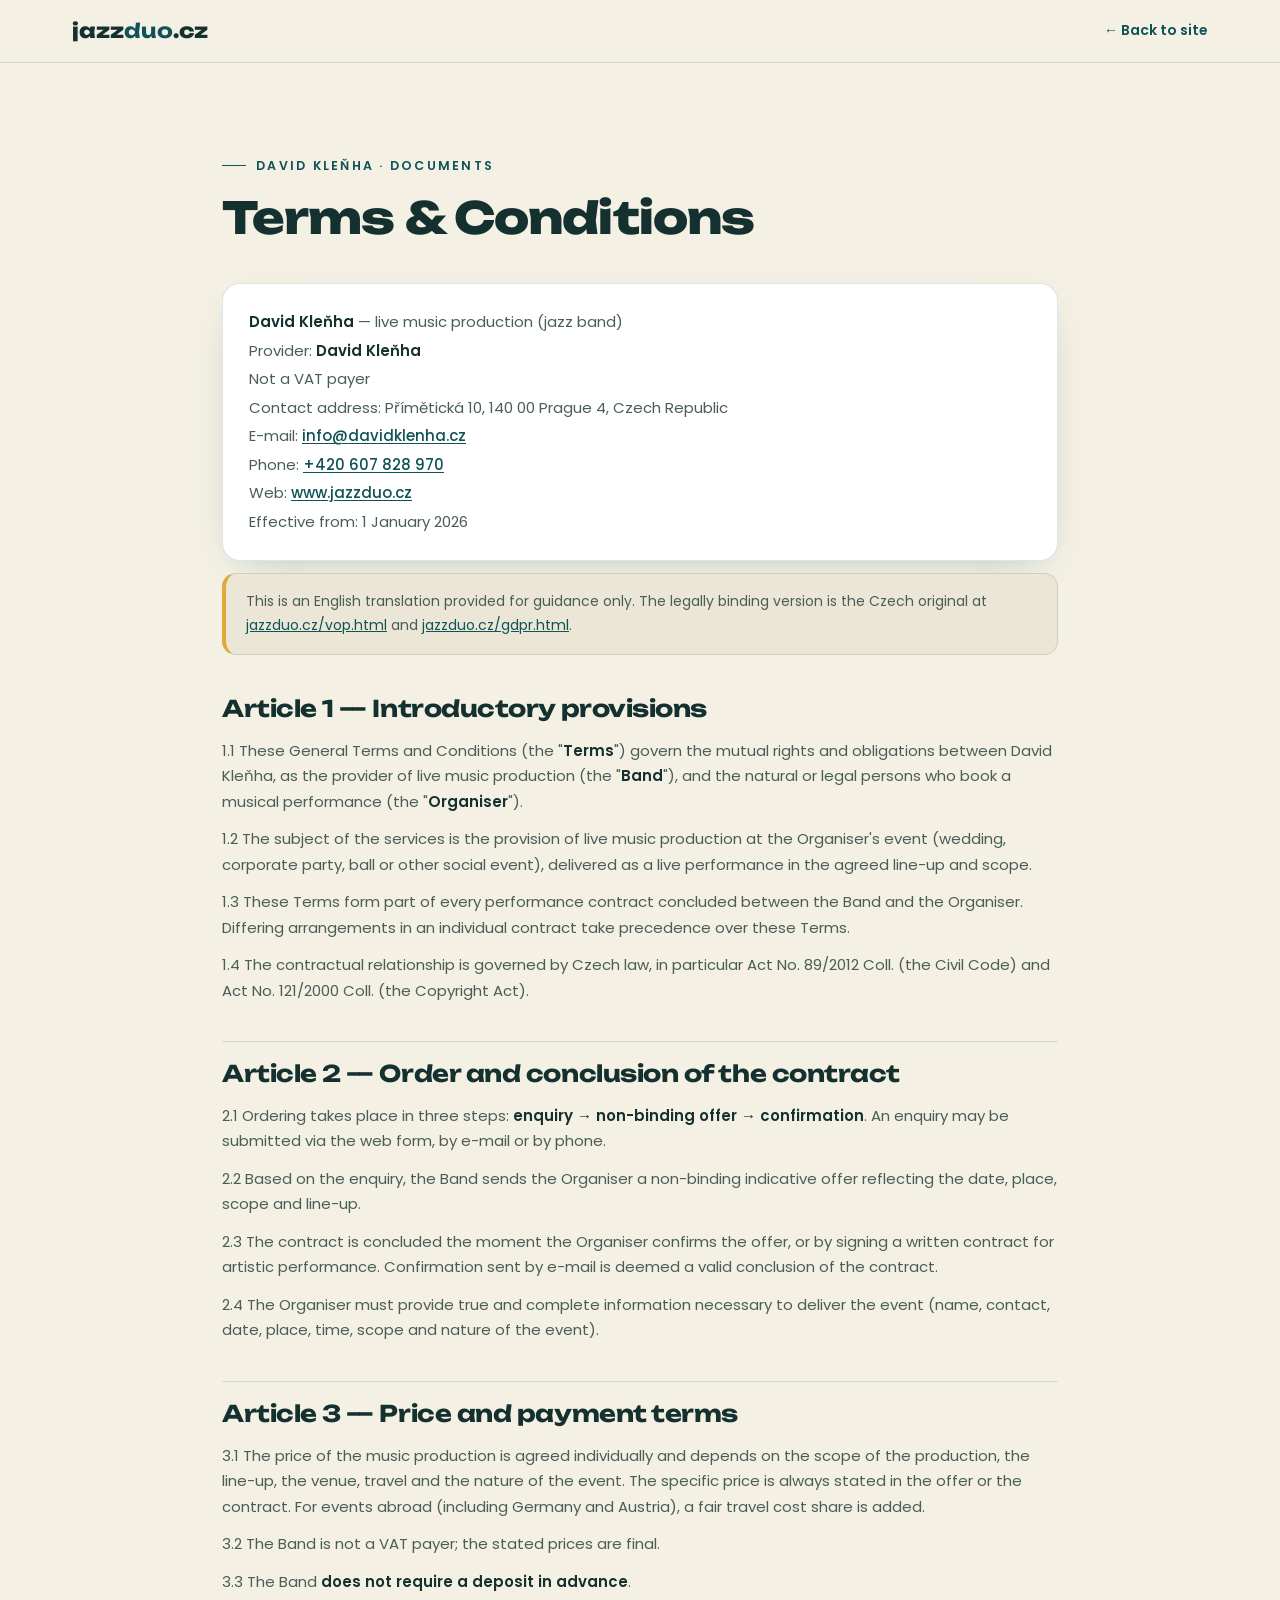
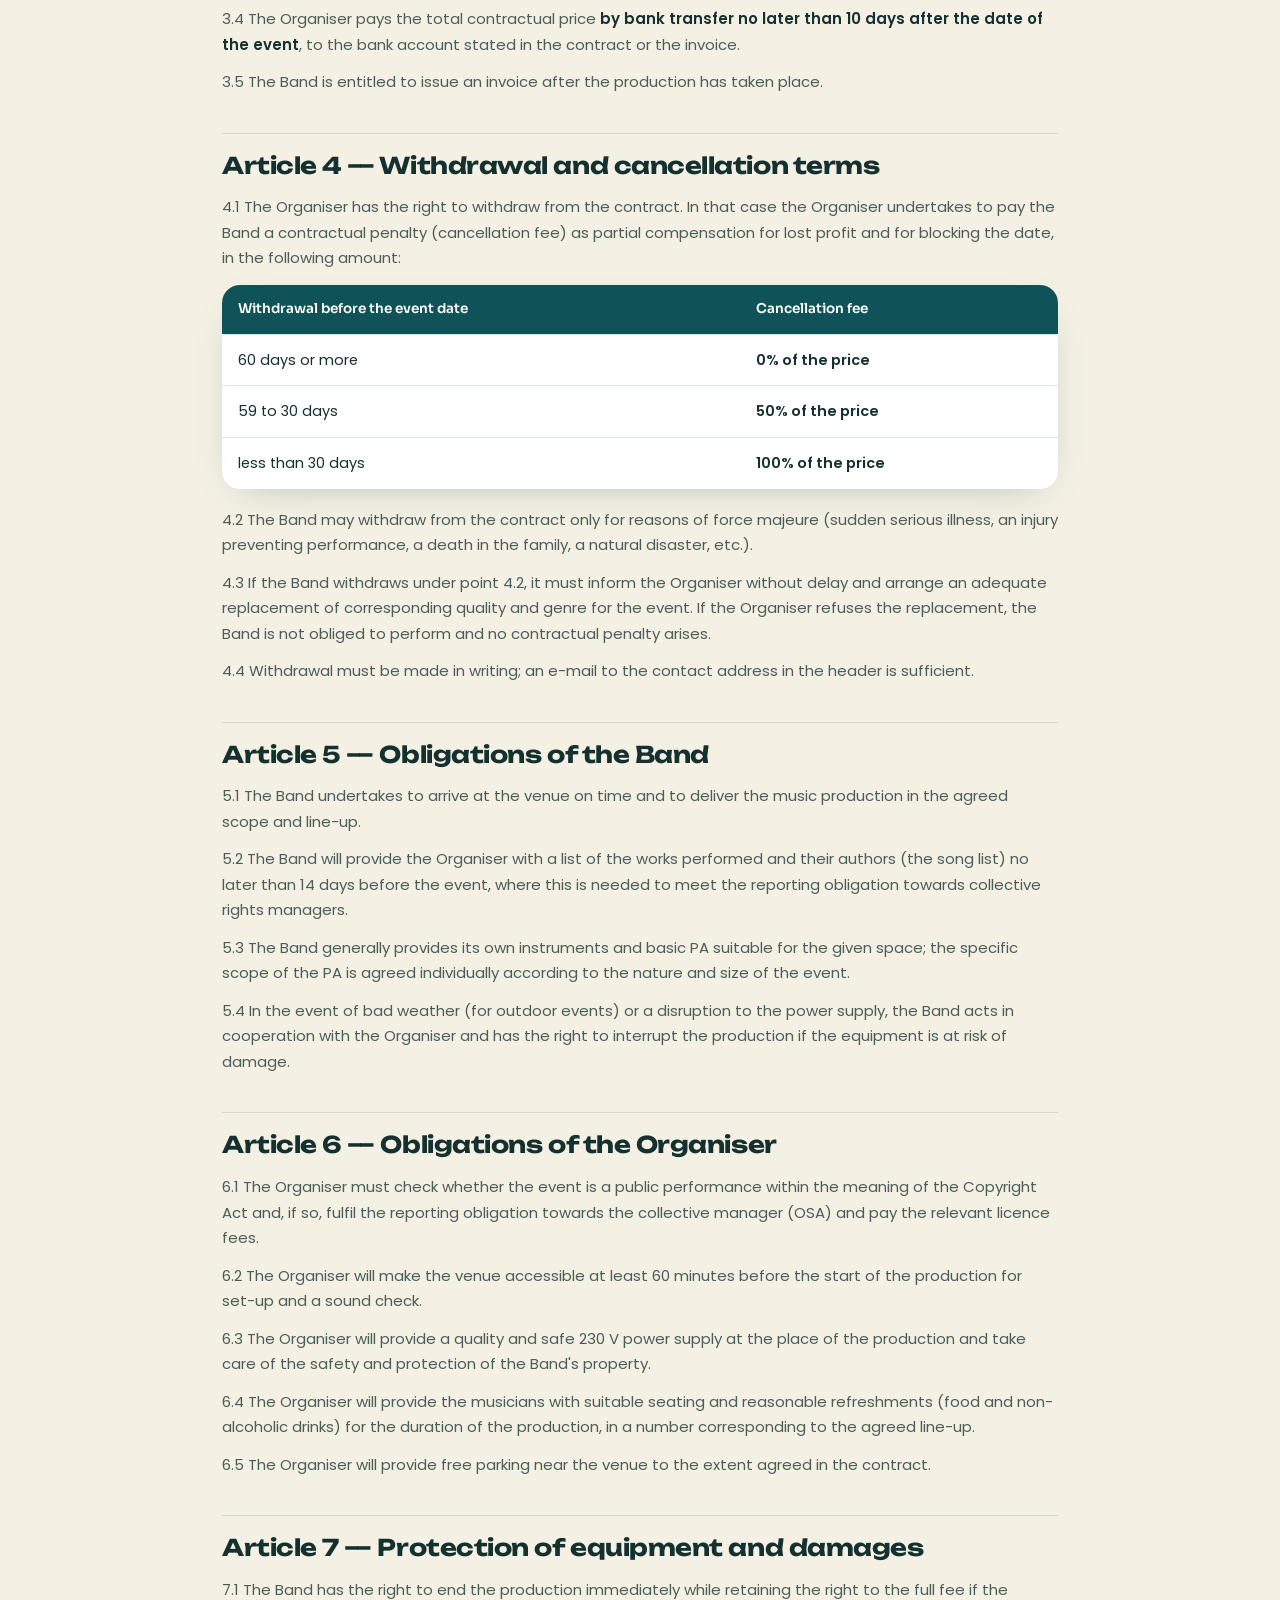
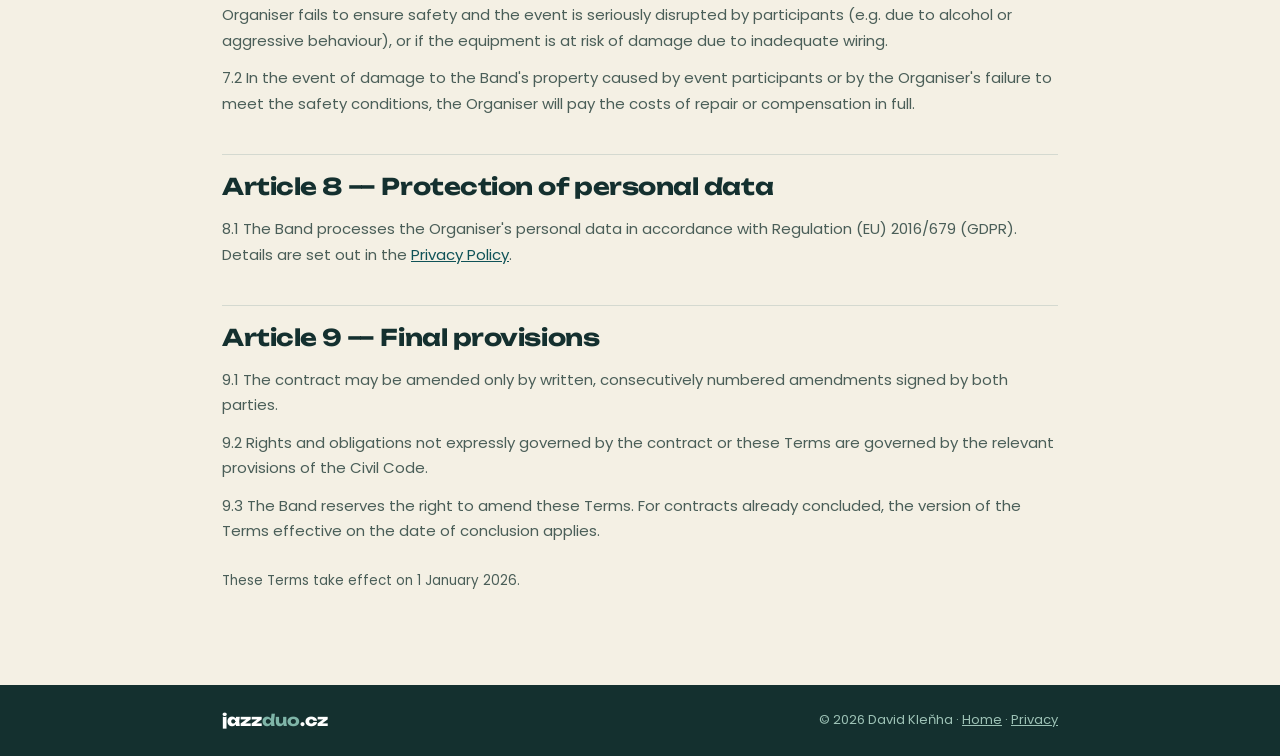
<file: en/vop.html>
<!DOCTYPE html>
<html lang="en">
<head>
<meta charset="UTF-8">
<meta name="viewport" content="width=device-width, initial-scale=1.0">
<meta name="robots" content="noindex, follow">
<title>Terms &amp; Conditions | jazzduo.cz</title>
<meta name="description" content="General Terms and Conditions for booking live jazz music — order, price, payment, cancellation terms and obligations of the parties. David Kleňha.">
<link rel="canonical" href="https://jazzduo.cz/en/vop.html">
<link rel="alternate" hreflang="cs" href="https://jazzduo.cz/vop.html">
<link rel="alternate" hreflang="en" href="https://jazzduo.cz/en/vop.html">
<link rel="alternate" hreflang="de" href="https://jazzduo.cz/de/vop.html">
<link rel="alternate" hreflang="x-default" href="https://jazzduo.cz/vop.html">
<meta property="og:type" content="website">
<meta property="og:locale" content="en_US">
<meta property="og:title" content="Terms &amp; Conditions | jazzduo.cz">
<meta property="og:url" content="https://jazzduo.cz/en/vop.html">
<link rel="icon" href="/favicon/favicon.ico" sizes="any">
<link rel="icon" type="image/svg+xml" href="/favicon/favicon.svg">
<meta name="theme-color" content="#0f5257">
<link id="gfonts" rel="preload" as="style" href="/fonts/fonts.css">
<noscript><link rel="stylesheet" href="/fonts/fonts.css"></noscript>
<script>(function(){
  var d=document.documentElement,l=document.getElementById('gfonts'),done=false;
  function ok(){if(done)return;done=true;d.classList.remove('fonts-loading');d.classList.add('fonts-loaded');}
  function afterCss(){
    if(!document.fonts||!document.fonts.load){ok();return;}
    Promise.all([document.fonts.load('800 1em Unbounded'),
                 document.fonts.load('700 1em Sora'),
                 document.fonts.load('400 1em Poppins')]).then(ok)['catch'](ok);
  }
  if(l){l.addEventListener('load',function(){this.rel='stylesheet';afterCss();});
        l.addEventListener('error',ok);}
  else {afterCss();}
  setTimeout(ok,1500);
})();</script>
<style>

*,*::before,*::after{margin:0;padding:0;box-sizing:border-box}
:root{
  --emerald:#0f5257;--emerald-2:#157a7f;--petrol:#14302f;
  --cream:#f4f0e4;--cream-2:#ece6d6;--mint:#7fb5a8;--mint-soft:#9dc2b6;
  --ink:#14302f;--ink-soft:#4a5e58;--white:#fff;--line:rgba(15,82,87,.14);
  --shadow:0 12px 40px -22px rgba(15,82,87,.4);--radius:18px;--gold:#e0a93c;
  --font-hero:'Unbounded',sans-serif;--font-head:'Sora',sans-serif;--font-body:'Poppins',sans-serif;
}
html{scroll-behavior:smooth}
body{font-family:var(--font-body);background:var(--cream);color:var(--ink);line-height:1.7;-webkit-font-smoothing:antialiased;overflow-x:hidden}
h1,h2,h3{font-family:var(--font-head);font-weight:700;letter-spacing:-.02em;line-height:1.25}
a{color:inherit;text-decoration:none}
.container{max-width:880px;margin:0 auto;padding:0 22px}
.site-header{position:sticky;top:0;z-index:100;background:rgba(244,240,228,.92);backdrop-filter:blur(12px);border-bottom:1px solid var(--line)}
.nav{display:flex;align-items:center;justify-content:space-between;padding:14px 22px;max-width:1180px;margin:0 auto}
.brand{font-family:var(--font-hero);font-weight:800;font-size:20px;color:var(--petrol)}
.brand b{color:var(--emerald)}
.nav-back{font-size:14px;font-weight:600;color:var(--emerald)}
.nav-back:hover{color:var(--petrol)}
.article-hero{padding:clamp(46px,7vw,84px) 0 clamp(26px,3vw,40px)}
.article-eyebrow{font-family:var(--font-body);font-weight:600;font-size:12.5px;letter-spacing:.18em;text-transform:uppercase;color:var(--emerald);display:inline-flex;align-items:center;gap:10px;margin-bottom:14px}
.article-eyebrow::before{content:"";width:24px;height:1.5px;background:var(--emerald)}
.article-title{font-family:var(--font-hero);font-weight:800;font-size:clamp(28px,4.4vw,44px);color:var(--petrol)}
@media (max-width:600px){.article-title{overflow-wrap:break-word;-webkit-hyphens:auto;hyphens:auto}.storno-table th,.storno-table td{padding:10px 8px;overflow-wrap:anywhere;-webkit-hyphens:auto;hyphens:auto}}
.legal-body{padding-bottom:80px}
.legal-intro{background:var(--white);border:1px solid var(--line);border-radius:var(--radius);padding:24px 26px;font-size:15px;line-height:1.9;margin-bottom:30px;box-shadow:var(--shadow)}
.legal-intro strong{color:var(--petrol)}
.legal-intro a{color:var(--emerald);font-weight:500;text-decoration:underline;text-underline-offset:2px}
.legal-note{background:var(--cream-2);border:1px solid var(--line);border-left:4px solid var(--gold);border-radius:14px;padding:16px 20px;font-size:14px;color:var(--ink-soft);margin-bottom:40px}
.legal-note a{color:var(--emerald);text-decoration:underline}
.legal-body h2{font-family:var(--font-hero);font-weight:700;font-size:clamp(18px,2.4vw,23px);color:var(--petrol);margin:38px 0 14px;padding-top:18px;border-top:1px solid var(--line)}
.legal-body h2:first-of-type{border-top:none;padding-top:0}
.legal-body p{font-size:15px;color:var(--ink-soft);margin-bottom:12px}
.legal-body strong{color:var(--petrol);font-weight:600}
.legal-body ul{margin:0 0 14px 22px}
.legal-body li{font-size:15px;color:var(--ink-soft);margin-bottom:7px}
.storno-table,.gdpr-table{width:100%;border-collapse:collapse;margin:14px 0 18px;font-size:14.5px;background:var(--white);border-radius:var(--radius);overflow:hidden;box-shadow:var(--shadow)}
.gdpr-table{font-size:14px}
.storno-table th,.storno-table td,.gdpr-table th,.gdpr-table td{padding:13px 16px;text-align:left;border-bottom:1px solid var(--line);vertical-align:top}
.storno-table th,.gdpr-table th{background:var(--emerald);color:#fff;font-family:var(--font-head);font-weight:600;font-size:13.5px}
.storno-table tr:last-child td,.gdpr-table tr:last-child td{border-bottom:none}
.storno-table td:last-child{font-weight:600;color:var(--petrol)}
.footer{background:var(--petrol);color:var(--mint-soft);padding:22px 0}
.footer .container{display:flex;align-items:center;justify-content:space-between;gap:14px;flex-wrap:wrap;font-size:13px}
.footer .fb{font-family:var(--font-hero);font-weight:800;font-size:16px;color:#fff}
.footer .fb b{color:var(--mint)}
.footer a{color:var(--mint-soft);text-decoration:underline}.footer a:hover{color:var(--mint)}
</style>
<style id="mo-vt">@view-transition{navigation:auto}::view-transition-group(*){animation-duration:.42s;animation-timing-function:cubic-bezier(.2,.8,.2,1)}.topbar .brand,.site-header .brand{view-transition-name:mo-brand}.hero-slogans,.article-title{view-transition-name:mo-title}@media (prefers-reduced-motion:reduce){::view-transition-group(*),::view-transition-old(*),::view-transition-new(*){animation:none!important}}</style>
</head>
<body>
<header class="site-header">
  <div class="nav">
    <a href="/en/" class="brand">jazz<b>duo</b>.cz</a>
    <a href="/en/" class="nav-back">← Back to site</a>
  </div>
</header>

<header class="article-hero">
  <div class="container">
    <span class="article-eyebrow">David Kleňha · Documents</span>
    <h1 class="article-title">Terms &amp; Conditions</h1>
  </div>
</header>

<main id="obsah">
<div class="container">
  <div class="legal-body">
    <p class="legal-intro"><strong>David Kleňha</strong> — live music production (jazz band)<br>Provider: <strong>David Kleňha</strong><br>Not a VAT payer<br>Contact address: Přímětická 10, 140 00 Prague 4, Czech Republic<br>E-mail: <a href="mailto:info@davidklenha.cz">info@davidklenha.cz</a><br>Phone: <a href="tel:+420607828970">+420 607 828 970</a><br>Web: <a href="https://www.jazzduo.cz">www.jazzduo.cz</a><br>Effective from: 1 January 2026</p>
    <div class="legal-note">This is an English translation provided for guidance only. The legally binding version is the Czech original at <a href="/vop.html">jazzduo.cz/vop.html</a> and <a href="/gdpr.html">jazzduo.cz/gdpr.html</a>.</div>

    <h2>Article 1 — Introductory provisions</h2>
    <p>1.1 These General Terms and Conditions (the "<strong>Terms</strong>") govern the mutual rights and obligations between David Kleňha, as the provider of live music production (the "<strong>Band</strong>"), and the natural or legal persons who book a musical performance (the "<strong>Organiser</strong>").</p>
    <p>1.2 The subject of the services is the provision of live music production at the Organiser's event (wedding, corporate party, ball or other social event), delivered as a live performance in the agreed line-up and scope.</p>
    <p>1.3 These Terms form part of every performance contract concluded between the Band and the Organiser. Differing arrangements in an individual contract take precedence over these Terms.</p>
    <p>1.4 The contractual relationship is governed by Czech law, in particular Act No. 89/2012 Coll. (the Civil Code) and Act No. 121/2000 Coll. (the Copyright Act).</p>

    <h2>Article 2 — Order and conclusion of the contract</h2>
    <p>2.1 Ordering takes place in three steps: <strong>enquiry → non-binding offer → confirmation</strong>. An enquiry may be submitted via the web form, by e-mail or by phone.</p>
    <p>2.2 Based on the enquiry, the Band sends the Organiser a non-binding indicative offer reflecting the date, place, scope and line-up.</p>
    <p>2.3 The contract is concluded the moment the Organiser confirms the offer, or by signing a written contract for artistic performance. Confirmation sent by e-mail is deemed a valid conclusion of the contract.</p>
    <p>2.4 The Organiser must provide true and complete information necessary to deliver the event (name, contact, date, place, time, scope and nature of the event).</p>

    <h2>Article 3 — Price and payment terms</h2>
    <p>3.1 The price of the music production is agreed individually and depends on the scope of the production, the line-up, the venue, travel and the nature of the event. The specific price is always stated in the offer or the contract. For events abroad (including Germany and Austria), a fair travel cost share is added.</p>
    <p>3.2 The Band is not a VAT payer; the stated prices are final.</p>
    <p>3.3 The Band <strong>does not require a deposit in advance</strong>.</p>
    <p>3.4 The Organiser pays the total contractual price <strong>by bank transfer no later than 10 days after the date of the event</strong>, to the bank account stated in the contract or the invoice.</p>
    <p>3.5 The Band is entitled to issue an invoice after the production has taken place.</p>

    <h2>Article 4 — Withdrawal and cancellation terms</h2>
    <p>4.1 The Organiser has the right to withdraw from the contract. In that case the Organiser undertakes to pay the Band a contractual penalty (cancellation fee) as partial compensation for lost profit and for blocking the date, in the following amount:</p>
    <table class="storno-table">
      <thead><tr><th>Withdrawal before the event date</th><th>Cancellation fee</th></tr></thead>
      <tbody>
        <tr><td>60 days or more</td><td>0% of the price</td></tr>
        <tr><td>59 to 30 days</td><td>50% of the price</td></tr>
        <tr><td>less than 30 days</td><td>100% of the price</td></tr>
      </tbody>
    </table>
    <p>4.2 The Band may withdraw from the contract only for reasons of force majeure (sudden serious illness, an injury preventing performance, a death in the family, a natural disaster, etc.).</p>
    <p>4.3 If the Band withdraws under point 4.2, it must inform the Organiser without delay and arrange an adequate replacement of corresponding quality and genre for the event. If the Organiser refuses the replacement, the Band is not obliged to perform and no contractual penalty arises.</p>
    <p>4.4 Withdrawal must be made in writing; an e-mail to the contact address in the header is sufficient.</p>

    <h2>Article 5 — Obligations of the Band</h2>
    <p>5.1 The Band undertakes to arrive at the venue on time and to deliver the music production in the agreed scope and line-up.</p>
    <p>5.2 The Band will provide the Organiser with a list of the works performed and their authors (the song list) no later than 14 days before the event, where this is needed to meet the reporting obligation towards collective rights managers.</p>
    <p>5.3 The Band generally provides its own instruments and basic PA suitable for the given space; the specific scope of the PA is agreed individually according to the nature and size of the event.</p>
    <p>5.4 In the event of bad weather (for outdoor events) or a disruption to the power supply, the Band acts in cooperation with the Organiser and has the right to interrupt the production if the equipment is at risk of damage.</p>

    <h2>Article 6 — Obligations of the Organiser</h2>
    <p>6.1 The Organiser must check whether the event is a public performance within the meaning of the Copyright Act and, if so, fulfil the reporting obligation towards the collective manager (OSA) and pay the relevant licence fees.</p>
    <p>6.2 The Organiser will make the venue accessible at least 60 minutes before the start of the production for set-up and a sound check.</p>
    <p>6.3 The Organiser will provide a quality and safe 230 V power supply at the place of the production and take care of the safety and protection of the Band's property.</p>
    <p>6.4 The Organiser will provide the musicians with suitable seating and reasonable refreshments (food and non-alcoholic drinks) for the duration of the production, in a number corresponding to the agreed line-up.</p>
    <p>6.5 The Organiser will provide free parking near the venue to the extent agreed in the contract.</p>

    <h2>Article 7 — Protection of equipment and damages</h2>
    <p>7.1 The Band has the right to end the production immediately while retaining the right to the full fee if the Organiser fails to ensure safety and the event is seriously disrupted by participants (e.g. due to alcohol or aggressive behaviour), or if the equipment is at risk of damage due to inadequate wiring.</p>
    <p>7.2 In the event of damage to the Band's property caused by event participants or by the Organiser's failure to meet the safety conditions, the Organiser will pay the costs of repair or compensation in full.</p>

    <h2>Article 8 — Protection of personal data</h2>
    <p>8.1 The Band processes the Organiser's personal data in accordance with Regulation (EU) 2016/679 (GDPR). Details are set out in the <a href="/en/gdpr.html" style="color:var(--emerald);text-decoration:underline">Privacy Policy</a>.</p>

    <h2>Article 9 — Final provisions</h2>
    <p>9.1 The contract may be amended only by written, consecutively numbered amendments signed by both parties.</p>
    <p>9.2 Rights and obligations not expressly governed by the contract or these Terms are governed by the relevant provisions of the Civil Code.</p>
    <p>9.3 The Band reserves the right to amend these Terms. For contracts already concluded, the version of the Terms effective on the date of conclusion applies.</p>
    <p style="margin-top:26px;font-size:13.5px;color:var(--ink-soft)">These Terms take effect on 1 January 2026.</p>

  </div>
</div>

</main>
<footer class="footer">
  <div class="container">
    <span class="fb">jazz<b>duo</b>.cz</span>
    <span>© <span id="y"></span> David Kleňha · <a href="/en/">Home</a> · <a href="/en/gdpr.html">Privacy</a></span>
  </div>
</footer>
<script>document.getElementById('y').textContent=new Date().getFullYear();</script>
</body>
</html>
</file>
<file: fonts/fonts.css>
/* Samostatně hostované fonty (SIL Open Font License 1.1).
   Soubory pocházejí z balíčků Fontsource a jsou shodné s těmi,
   které dosud servíroval Google Fonts. Licence viz OFL-*.txt. */

@font-face{font-family:'Unbounded';font-style:normal;font-weight:600;font-display:swap;src:url('unbounded-latin-ext-600.woff2') format('woff2');unicode-range:U+0100-02BA,U+02BD-02C5,U+02C7-02CC,U+02CE-02D7,U+02DD-02FF,U+0304,U+0308,U+0329,U+1D00-1DBF,U+1E00-1E9F,U+1EF2-1EFF,U+2020,U+20A0-20AB,U+20AD-20C0,U+2113,U+2C60-2C7F,U+A720-A7FF}
@font-face{font-family:'Unbounded';font-style:normal;font-weight:600;font-display:swap;src:url('unbounded-latin-600.woff2') format('woff2');unicode-range:U+0000-00FF,U+0131,U+0152-0153,U+02BB-02BC,U+02C6,U+02DA,U+02DC,U+0304,U+0308,U+0329,U+2000-206F,U+20AC,U+2122,U+2191,U+2193,U+2212,U+2215,U+FEFF,U+FFFD}
@font-face{font-family:'Unbounded';font-style:normal;font-weight:700;font-display:swap;src:url('unbounded-latin-ext-700.woff2') format('woff2');unicode-range:U+0100-02BA,U+02BD-02C5,U+02C7-02CC,U+02CE-02D7,U+02DD-02FF,U+0304,U+0308,U+0329,U+1D00-1DBF,U+1E00-1E9F,U+1EF2-1EFF,U+2020,U+20A0-20AB,U+20AD-20C0,U+2113,U+2C60-2C7F,U+A720-A7FF}
@font-face{font-family:'Unbounded';font-style:normal;font-weight:700;font-display:swap;src:url('unbounded-latin-700.woff2') format('woff2');unicode-range:U+0000-00FF,U+0131,U+0152-0153,U+02BB-02BC,U+02C6,U+02DA,U+02DC,U+0304,U+0308,U+0329,U+2000-206F,U+20AC,U+2122,U+2191,U+2193,U+2212,U+2215,U+FEFF,U+FFFD}
@font-face{font-family:'Unbounded';font-style:normal;font-weight:800;font-display:swap;src:url('unbounded-latin-ext-800.woff2') format('woff2');unicode-range:U+0100-02BA,U+02BD-02C5,U+02C7-02CC,U+02CE-02D7,U+02DD-02FF,U+0304,U+0308,U+0329,U+1D00-1DBF,U+1E00-1E9F,U+1EF2-1EFF,U+2020,U+20A0-20AB,U+20AD-20C0,U+2113,U+2C60-2C7F,U+A720-A7FF}
@font-face{font-family:'Unbounded';font-style:normal;font-weight:800;font-display:swap;src:url('unbounded-latin-800.woff2') format('woff2');unicode-range:U+0000-00FF,U+0131,U+0152-0153,U+02BB-02BC,U+02C6,U+02DA,U+02DC,U+0304,U+0308,U+0329,U+2000-206F,U+20AC,U+2122,U+2191,U+2193,U+2212,U+2215,U+FEFF,U+FFFD}
@font-face{font-family:'Sora';font-style:normal;font-weight:400;font-display:swap;src:url('sora-latin-ext-400.woff2') format('woff2');unicode-range:U+0100-02BA,U+02BD-02C5,U+02C7-02CC,U+02CE-02D7,U+02DD-02FF,U+0304,U+0308,U+0329,U+1D00-1DBF,U+1E00-1E9F,U+1EF2-1EFF,U+2020,U+20A0-20AB,U+20AD-20C0,U+2113,U+2C60-2C7F,U+A720-A7FF}
@font-face{font-family:'Sora';font-style:normal;font-weight:400;font-display:swap;src:url('sora-latin-400.woff2') format('woff2');unicode-range:U+0000-00FF,U+0131,U+0152-0153,U+02BB-02BC,U+02C6,U+02DA,U+02DC,U+0304,U+0308,U+0329,U+2000-206F,U+20AC,U+2122,U+2191,U+2193,U+2212,U+2215,U+FEFF,U+FFFD}
@font-face{font-family:'Sora';font-style:normal;font-weight:600;font-display:swap;src:url('sora-latin-ext-600.woff2') format('woff2');unicode-range:U+0100-02BA,U+02BD-02C5,U+02C7-02CC,U+02CE-02D7,U+02DD-02FF,U+0304,U+0308,U+0329,U+1D00-1DBF,U+1E00-1E9F,U+1EF2-1EFF,U+2020,U+20A0-20AB,U+20AD-20C0,U+2113,U+2C60-2C7F,U+A720-A7FF}
@font-face{font-family:'Sora';font-style:normal;font-weight:600;font-display:swap;src:url('sora-latin-600.woff2') format('woff2');unicode-range:U+0000-00FF,U+0131,U+0152-0153,U+02BB-02BC,U+02C6,U+02DA,U+02DC,U+0304,U+0308,U+0329,U+2000-206F,U+20AC,U+2122,U+2191,U+2193,U+2212,U+2215,U+FEFF,U+FFFD}
@font-face{font-family:'Sora';font-style:normal;font-weight:700;font-display:swap;src:url('sora-latin-ext-700.woff2') format('woff2');unicode-range:U+0100-02BA,U+02BD-02C5,U+02C7-02CC,U+02CE-02D7,U+02DD-02FF,U+0304,U+0308,U+0329,U+1D00-1DBF,U+1E00-1E9F,U+1EF2-1EFF,U+2020,U+20A0-20AB,U+20AD-20C0,U+2113,U+2C60-2C7F,U+A720-A7FF}
@font-face{font-family:'Sora';font-style:normal;font-weight:700;font-display:swap;src:url('sora-latin-700.woff2') format('woff2');unicode-range:U+0000-00FF,U+0131,U+0152-0153,U+02BB-02BC,U+02C6,U+02DA,U+02DC,U+0304,U+0308,U+0329,U+2000-206F,U+20AC,U+2122,U+2191,U+2193,U+2212,U+2215,U+FEFF,U+FFFD}
@font-face{font-family:'Poppins';font-style:normal;font-weight:300;font-display:swap;src:url('poppins-latin-ext-300.woff2') format('woff2');unicode-range:U+0100-02BA,U+02BD-02C5,U+02C7-02CC,U+02CE-02D7,U+02DD-02FF,U+0304,U+0308,U+0329,U+1D00-1DBF,U+1E00-1E9F,U+1EF2-1EFF,U+2020,U+20A0-20AB,U+20AD-20C0,U+2113,U+2C60-2C7F,U+A720-A7FF}
@font-face{font-family:'Poppins';font-style:normal;font-weight:300;font-display:swap;src:url('poppins-latin-300.woff2') format('woff2');unicode-range:U+0000-00FF,U+0131,U+0152-0153,U+02BB-02BC,U+02C6,U+02DA,U+02DC,U+0304,U+0308,U+0329,U+2000-206F,U+20AC,U+2122,U+2191,U+2193,U+2212,U+2215,U+FEFF,U+FFFD}
@font-face{font-family:'Poppins';font-style:normal;font-weight:400;font-display:swap;src:url('poppins-latin-ext-400.woff2') format('woff2');unicode-range:U+0100-02BA,U+02BD-02C5,U+02C7-02CC,U+02CE-02D7,U+02DD-02FF,U+0304,U+0308,U+0329,U+1D00-1DBF,U+1E00-1E9F,U+1EF2-1EFF,U+2020,U+20A0-20AB,U+20AD-20C0,U+2113,U+2C60-2C7F,U+A720-A7FF}
@font-face{font-family:'Poppins';font-style:normal;font-weight:400;font-display:swap;src:url('poppins-latin-400.woff2') format('woff2');unicode-range:U+0000-00FF,U+0131,U+0152-0153,U+02BB-02BC,U+02C6,U+02DA,U+02DC,U+0304,U+0308,U+0329,U+2000-206F,U+20AC,U+2122,U+2191,U+2193,U+2212,U+2215,U+FEFF,U+FFFD}
@font-face{font-family:'Poppins';font-style:normal;font-weight:500;font-display:swap;src:url('poppins-latin-ext-500.woff2') format('woff2');unicode-range:U+0100-02BA,U+02BD-02C5,U+02C7-02CC,U+02CE-02D7,U+02DD-02FF,U+0304,U+0308,U+0329,U+1D00-1DBF,U+1E00-1E9F,U+1EF2-1EFF,U+2020,U+20A0-20AB,U+20AD-20C0,U+2113,U+2C60-2C7F,U+A720-A7FF}
@font-face{font-family:'Poppins';font-style:normal;font-weight:500;font-display:swap;src:url('poppins-latin-500.woff2') format('woff2');unicode-range:U+0000-00FF,U+0131,U+0152-0153,U+02BB-02BC,U+02C6,U+02DA,U+02DC,U+0304,U+0308,U+0329,U+2000-206F,U+20AC,U+2122,U+2191,U+2193,U+2212,U+2215,U+FEFF,U+FFFD}
@font-face{font-family:'Poppins';font-style:normal;font-weight:600;font-display:swap;src:url('poppins-latin-ext-600.woff2') format('woff2');unicode-range:U+0100-02BA,U+02BD-02C5,U+02C7-02CC,U+02CE-02D7,U+02DD-02FF,U+0304,U+0308,U+0329,U+1D00-1DBF,U+1E00-1E9F,U+1EF2-1EFF,U+2020,U+20A0-20AB,U+20AD-20C0,U+2113,U+2C60-2C7F,U+A720-A7FF}
@font-face{font-family:'Poppins';font-style:normal;font-weight:600;font-display:swap;src:url('poppins-latin-600.woff2') format('woff2');unicode-range:U+0000-00FF,U+0131,U+0152-0153,U+02BB-02BC,U+02C6,U+02DA,U+02DC,U+0304,U+0308,U+0329,U+2000-206F,U+20AC,U+2122,U+2191,U+2193,U+2212,U+2215,U+FEFF,U+FFFD}
@font-face{font-family:'Poppins';font-style:normal;font-weight:700;font-display:swap;src:url('poppins-latin-ext-700.woff2') format('woff2');unicode-range:U+0100-02BA,U+02BD-02C5,U+02C7-02CC,U+02CE-02D7,U+02DD-02FF,U+0304,U+0308,U+0329,U+1D00-1DBF,U+1E00-1E9F,U+1EF2-1EFF,U+2020,U+20A0-20AB,U+20AD-20C0,U+2113,U+2C60-2C7F,U+A720-A7FF}
@font-face{font-family:'Poppins';font-style:normal;font-weight:700;font-display:swap;src:url('poppins-latin-700.woff2') format('woff2');unicode-range:U+0000-00FF,U+0131,U+0152-0153,U+02BB-02BC,U+02C6,U+02DA,U+02DC,U+0304,U+0308,U+0329,U+2000-206F,U+20AC,U+2122,U+2191,U+2193,U+2212,U+2215,U+FEFF,U+FFFD}
</file>
